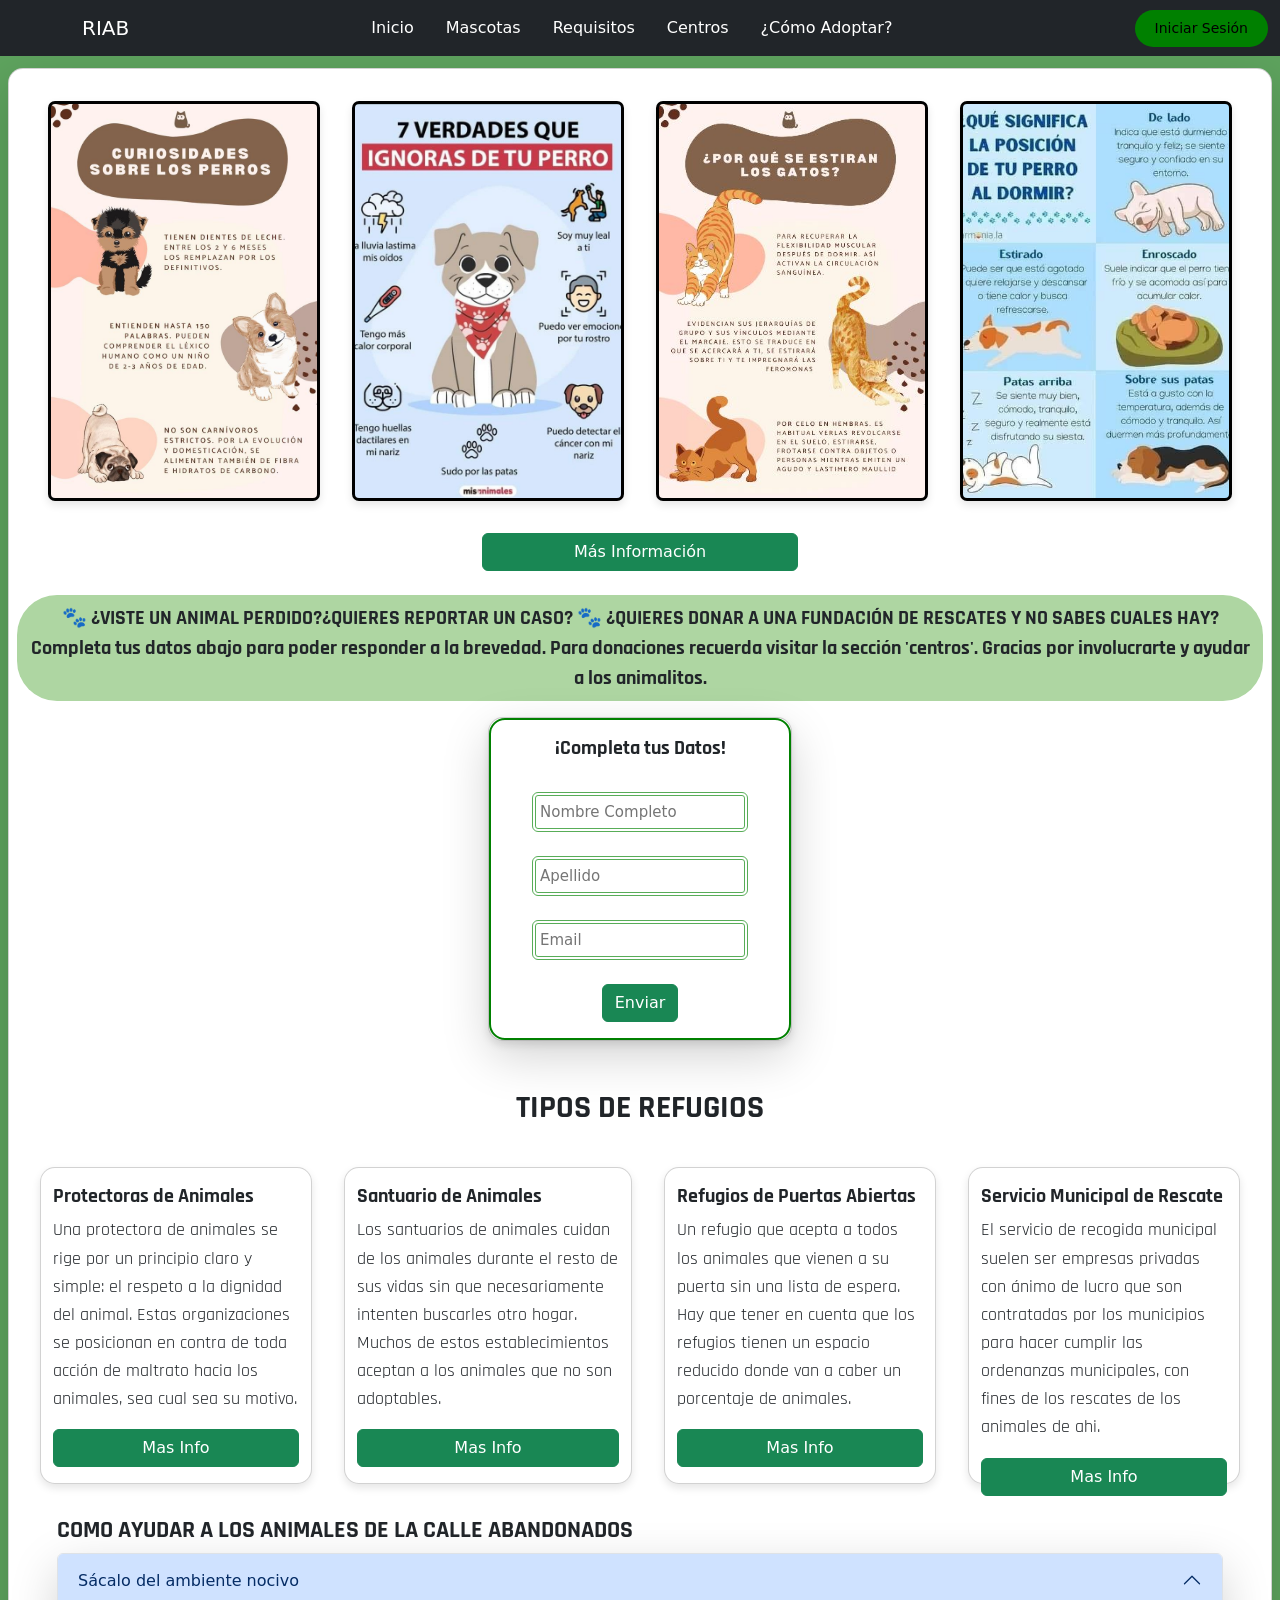
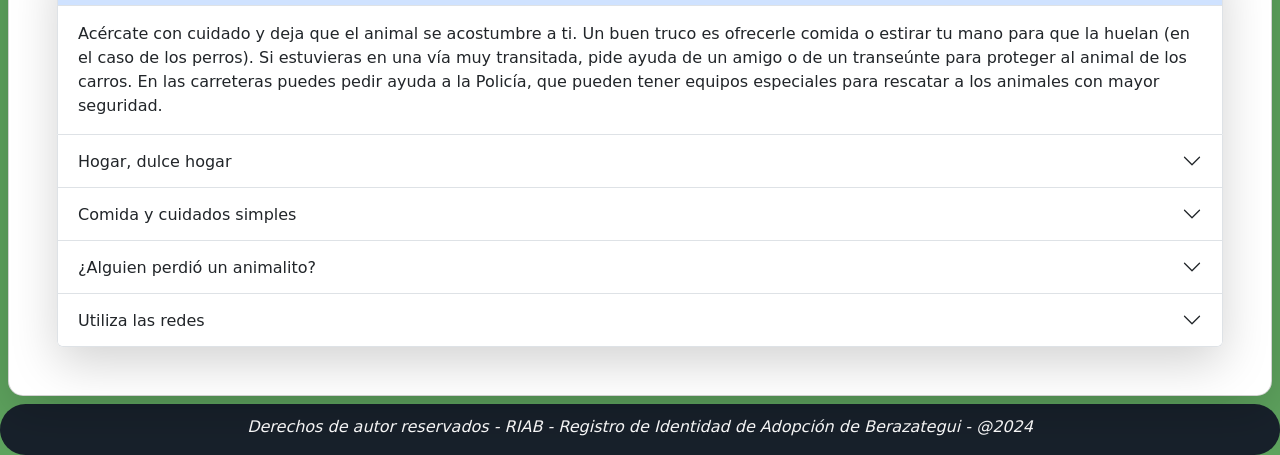
<file: index.html>
<!DOCTYPE html>
<html lang="en">
<head>
  <meta charset="UTF-8">
  <meta name="viewport" content="width=device-width, initial-scale=1.0">
  <title>RIAB</title>
  <link href="https://cdn.jsdelivr.net/npm/bootstrap@5.3.3/dist/css/bootstrap.min.css" rel="stylesheet" integrity="sha384-QWTKZyjpPEjISv5WaRU9OFeRpok6YctnYmDr5pNlyT2bRjXh0JMhjY6hW+ALEwIH" crossorigin="anonymous">
  <link rel="stylesheet" href="./src/client/stylesInicio/styles.css">
</head>
<body> 
  <header>
    <nav class="navbar bg-dark navbar-expand-lg fixed-top" data-bs-theme="dark">
        <div class="container-fluid"> 
          <a class="navbar-brand" style="margin-left: 70px;">RIAB</a>
          <button class="navbar-toggler custom-toggler" type="button" data-bs-toggle="offcanvas" data-bs-target="#offcanvasNavbar" aria-controls="offcanvasNavbar" aria-label="Toggle navigation">
            <span class="navbar-toggler-icon"></span>
          </button>
          <div class="offcanvas offcanvas-top" tabindex="-1" id="offcanvasNavbar" aria-labelledby="offcanvasNavbarLabel">
            <div class="offcanvas-header">
      
              <button type="button" class="btn-close" data-bs-dismiss="offcanvas" aria-label="Close"></button>
            </div>
            <div class="offcanvas-body text-center">
              <ul class="navbar-nav justify-content-center flex-grow-1 pe-3">
                <li class="nav-item">
                  <a class="nav-link mx-lg-2" aria-current="page" href="">Inicio</a>
                </li>
                <li class="nav-item">
                  <a class="nav-link mx-lg-2" href="./src/client/pages/mascotas.html">Mascotas</a>
                </li>
                <li class="nav-item">
                  <a class="nav-link mx-lg-2" href="./src/client/pages/requisitos.html">Requisitos</a>
                </li>
                <li class="nav-item">
                  <a class="nav-link mx-lg-2" href="./src/client/pages/centros.html">Centros</a>
                </li>
                <li class="nav-item"></li>
                  <a class="nav-link mx-lg-2" href="./src/client/pages/adoptar.html">¿Cómo Adoptar?</a>
                </li>
              </ul>
            </div>
          </div>
          <a href="./src/client/pages/login.html" class="login-button">Iniciar Sesión</a>
        </div>
      </nav>
  </header>
  
  
  <div class="card shadow-lg" id="principal">
    <div class="card-body">
      <div class="row justify-content-center">
        <div class="card m-3" style="width: 17em; border: 3px solid rgb(2, 2, 2);" id="c1"></div>
        <div class="card m-3" style="width: 17em; border: 3px solid black;" id="c2"></div>
        <div class="card m-3" style="width: 17em; border: 3px solid black;" id="c3"></div>
        <div class="card m-3" style="width: 17em; border: 3px solid black;" id="c4"></div>
      </div>
    </div>

    <button class="btn btn-success col-8 col-md-3 mx-auto mb-4" type="button" data-bs-toggle="offcanvas" data-bs-target="#offcanvasScrolling" aria-controls="offcanvasScrolling">Más Información</button>
    <aside>
      <div class="offcanvas offcanvas-start text-bg-dark" data-bs-scroll="true" data-bs-backdrop="false" tabindex="-1" id="offcanvasScrolling" aria-labelledby="offcanvasScrollingLabel">
      <div class="offcanvas-header">
        <h5 class="offcanvas-title" style="color: rgb(46, 218, 46);" id="offcanvasScrollingLabel">VISITAS AL CENTRO VETERINARIO</h5>
        <button type="button" class="btn-close" data-bs-dismiss="offcanvas" aria-label="Close"></button>
      </div>
      <div class="offcanvas-body">
        <p>En general tanto los gatos como los perros precisan ser desparasitados y vacunados periódicamente. El calendario y protocolo de vacunaciones y desparasitaciones lo establecerá su veterinario/a según la especie, edad, lugar donde resida y situación epidemiológica, entre otras.</p>
        <p>Como norma general se debe acudir al veterinario/a como mínimo una vez al año y siempre que usted detecte síntomas anormales o cambios en sus hábitos y comportamiento.</p>
        <p>En la sala de espera de la consulta atienda las indicaciones que reciba. En cualquier caso, evite dejar suelto al animal, y si es gato valore la posibilidad de que el trasportín esté cubierto por algún trozo de tela que le proporcione intimidad, colocándole alejado de perros u otros animales, y si es posible a cierta altura del suelo o sobre sus piernas si usted está sentado.</p>
      </div>
    </div>
    </aside>
  
    <section>
      <p class="p-2 mx-2" id="text">🐾 ¿VISTE UN ANIMAL PERDIDO?¿QUIERES REPORTAR UN CASO? 🐾 ¿QUIERES DONAR A UNA FUNDACIÓN DE RESCATES Y NO SABES CUALES HAY? <br> Completa tus datos abajo para poder responder a la brevedad. Para donaciones recuerda visitar la sección 'centros'. Gracias por involucrarte y ayudar a los animalitos.</p>
            <div class="card text-center" style="width: 19em; margin: 0 auto;">
              <div class="card-body shadow-lg rounded-4" style="border: 2px solid green;">
                <form action="">
                  <h5 class="card-title">¡Completa tus Datos!</h5> <br>
                  <input class="rounded-2" type="text" placeholder="Nombre Completo" required> <br><br>
                  <input class="rounded-2" type="text" placeholder="Apellido" required> <br><br>
                  <input class="rounded-2" type="email" placeholder="Email" required> <br><br>
                  <button class="btn btn-success">Enviar</button>
                </form> 
              </div>
            </div> <br><br>
    </section>
      
    <section>
      <h4 class="text-center fs-2">TIPOS DE REFUGIOS</h4>  
      <div class="card-body">
        <div class="row justify-content-center">
          <div class="card m-3" style="width: 17em; height: 316.984px;">
            <h5 class="pt-3">Protectoras de Animales</h5>
            <p class="pa">Una protectora de animales se rige por un principio claro y simple: el respeto a la dignidad del animal. Estas organizaciones se posicionan en contra de toda acción de maltrato hacia los animales, sea cual sea su motivo.</p>
            <div class="modal fade" id="modalProtectoras" aria-hidden="true" aria-labelledby="modalProtectorasLabel" tabindex="-1">
              <div class="modal-dialog modal-dialog-centered">
                <div class="modal-content bg-success">
                  <div class="modal-header">
                    <h1 class="modal-title fs-5" id="modalProtectorasLabel" style="color: white;">Protectoras de Animales</h1>
                    <button type="button" class="btn-close" data-bs-dismiss="modal" aria-label="Close"></button>
                  </div>
                  <div class="modal-body" style="color: white;">
                    Sólo emplean el sacrificio de los animales que acogen cuando éstos padecen una enfermedad terminal y cuando existe un peligro para la sociedad. Las protectoras de animales basan su actividad en acoger los diferentes animales que carecen de hogar. Las ayudas que reciben suelen ser de voluntarios que acogen temporalmente a los animales del albergue, generalmente los de corta edad. Existen diferentes modos de colaborar:
                    <ol>
                      <li>Haciéndose socios de la protectora.</li>
                      <li>Haciendo donativos económicos o bien materiales que sirvan de ayuda a los animales.</li>
                      <li>Colaborando en cualquier actividad (sacándoles a pasear, vacunarles, limpiarles, etc.).</li>
                      <li>Divulgando información.</li>
                      <li>Apadrinando los animales que se encuentran en la protectora.</li>
                    </ol>
                  </div>
                  <div class="modal-footer">
                    <button class="btn btn-dark" data-bs-target="#modalProtectoras" data-bs-toggle="modal">Cerrar</button>
                  </div>
                </div>
              </div>
            </div>
            <button class="btn btn-success mb-3" data-bs-target="#modalProtectoras" data-bs-toggle="modal">Mas Info</button>
          </div>
          <div class="card m-3" style="width: 18em; height: 316.984px;">
            <h5 class="pt-3">Santuario de Animales</h5>
            <p class="pa">Los santuarios de animales cuidan de los animales durante el resto de sus vidas sin que necesariamente intenten buscarles otro hogar. Muchos de estos establecimientos aceptan a los animales que no son adoptables.</p>
            <div class="modal fade" id="modalSantuarios" aria-hidden="true" aria-labelledby="modalSantuariosLabel" tabindex="-1">
              <div class="modal-dialog modal-dialog-centered">
                <div class="modal-content bg-success">
                  <div class="modal-header">
                    <h1 class="modal-title fs-5" id="modalSantuariosLabel" style="color: white;">Santuario de Animales</h1>
                    <button type="button" class="btn-close" data-bs-dismiss="modal" aria-label="Close"></button>
                  </div>
                  <div class="modal-body" style="color: white;">
                    Los santuarios de animales cuidan de los animales durante el resto de sus vidas sin que necesariamente intenten buscarles otro hogar. Muchos de estos establecimientos aceptan a los animales que no son adoptables, como los animales cimarrones (gatos indomesticables), salvajes, animales de los que se ha abusado y que requieren cuidados especiales o únicos o animales en un estado médico que hace su adopción como animal de compañía difícil y poco probable.
                  </div>
                  <div class="modal-footer">
                    <button class="btn btn-dark" data-bs-target="#modalSantuarios" data-bs-toggle="modal">Cerrar</button>
                  </div>
                </div>
              </div>
            </div>
            <button class="btn btn-success mb-3" data-bs-target="#modalSantuarios" data-bs-toggle="modal">Mas Info</button>
          </div>
          <div class="card m-3" style="width: 17em; height: 316.984px;">
            <h5 class="pt-3">Refugios de Puertas Abiertas</h5>
            <p class="pa">Un refugio que acepta a todos los animales que vienen a su puerta sin una lista de espera. Hay que tener en cuenta que los refugios tienen un espacio reducido donde van a caber un porcentaje de animales.</p>
            <div class="modal fade" id="modalPuertas" aria-hidden="true" aria-labelledby="modalPuertasLabel" tabindex="-1">
              <div class="modal-dialog modal-dialog-centered">
                <div class="modal-content bg-success">
                  <div class="modal-header">
                    <h1 class="modal-title fs-5" id="modalPuertasLabel" style="color: white;">Refugios de Puertas Abiertas</h1>
                    <button type="button" class="btn-close" data-bs-dismiss="modal" aria-label="Close"></button>
                  </div>
                  <div class="modal-body" style="color: white;">
                    Hay que ser siempre comprensivo con los problemas que esto acarrea, puesto que si algo gobierna el mundo de los refugios de animales, es la escasez de recursos.
                  </div>
                  <div class="modal-footer">
                    <button class="btn btn-dark" data-bs-target="#modalPuertas" data-bs-toggle="modal">Cerrar</button>
                  </div>
                </div>
              </div>
            </div>
            <button class="btn btn-success mb-3" data-bs-target="#modalPuertas" data-bs-toggle="modal">Mas Info</button>
          </div>
          <div class="card m-3" style="width: 17em; height: 316.984px;">
            <h5 class="pt-3">Servicio Municipal de Rescate</h5>
            <p class="pa">El servicio de recogida municipal suelen ser empresas privadas con ánimo de lucro que son contratadas por los municipios para hacer cumplir las ordenanzas municipales, con fines de los rescates de los animales de ahi.</p>
            <div class="modal fade" id="modalMunicipal" aria-hidden="true" aria-labelledby="modalMunicipalLabel" tabindex="-1">
              <div class="modal-dialog modal-dialog-centered">
                <div class="modal-content bg-success">
                  <div class="modal-header">
                    <h1 class="modal-title fs-5" id="modalMunicipalLabel" style="color: white;">Servicio Municipal de Rescate</h1>
                    <button type="button" class="btn-close" data-bs-dismiss="modal" aria-label="Close"></button>
                  </div>
                  <div class="modal-body" style="color: white;">
                    Ofrecen servicio de adopción, ya que si el perro o el gato que llega a sus instalaciones no es reclamado por su responsable legal dentro de 10 días, puede ser adoptado, o será sacrificado en cuanto llegue el tiempo máximo que marque la ley.
                  </div>
                  <div class="modal-footer">
                    <button class="btn btn-dark" data-bs-target="#modalMunicipal" data-bs-toggle="modal">Cerrar</button>
                  </div>
                </div>
              </div>
            </div>
            <button class="btn btn-success mb-3" data-bs-target="#modalMunicipal" data-bs-toggle="modal">Mas Info</button>
          </div>
        </div>
    </div>
    </section>

    <section class="mx-5">
      <h4>COMO AYUDAR A LOS ANIMALES DE LA CALLE ABANDONADOS</h4>
      <div class="accordion shadow-lg rounded-2" id="accordionExample">
        <div class="accordion-item">
          <h2 class="accordion-header">
            <button class="accordion-button" type="button" data-bs-toggle="collapse" data-bs-target="#collapseOne" aria-expanded="true" aria-controls="collapseOne">
              Sácalo del ambiente nocivo
            </button>
          </h2>
          <div id="collapseOne" class="accordion-collapse collapse show" data-bs-parent="#accordionExample">
            <div class="accordion-body">
              Acércate con cuidado y deja que el animal se acostumbre a ti. Un buen truco es ofrecerle comida o estirar tu mano para que la huelan (en el caso de los perros). Si estuvieras en una vía muy transitada, pide ayuda de un amigo o de un transeúnte para proteger al animal de los carros. En las carreteras puedes pedir ayuda a la Policía, que pueden tener equipos especiales para rescatar a los animales con mayor seguridad.
            </div>
          </div>
        </div>
        <div class="accordion-item">
          <h2 class="accordion-header">
            <button class="accordion-button collapsed" type="button" data-bs-toggle="collapse" data-bs-target="#collapseTwo" aria-expanded="false" aria-controls="collapseTwo">
              Hogar, dulce hogar
            </button>
          </h2>
          <div id="collapseTwo" class="accordion-collapse collapse" data-bs-parent="#accordionExample">
            <div class="accordion-body">
              La mejor opción es llevar al animal a tu casa. La mayoría de refugios y ONGs enfrentan sobrepoblación, falta de recursos, y difícilmente podrán cuidarlo tan bien como tú. Si no pudieras quedarte con el perro o el gato, habla con tu familia y amigos. Explícales que es temporal, solo hasta encontrarle un hogar definitivo, y que pueden compartir los gastos y hasta alternar hogares para el animal.
            </div>
          </div>
        </div>
        <div class="accordion-item">
          <h2 class="accordion-header">
            <button class="accordion-button collapsed" type="button" data-bs-toggle="collapse" data-bs-target="#collapseThree" aria-expanded="false" aria-controls="collapseThree">
              Comida y cuidados simples
            </button>
          </h2>
          <div id="collapseThree" class="accordion-collapse collapse" data-bs-parent="#accordionExample">
            <div class="accordion-body">
              Un hogar provisional no tiene que ser perfecto o espacioso. Basta tener un área de servicio o una esquina en el patio, en donde el animal pueda resguardarse del frío y del calor. Improvisa una cama con un cobertor o una sábana vieja. Lo ideal es darle alimento empacado. Si no tuvieses cómo comprarlo, puedes combinar temporalmente comidas caseras como arroz, pollo, papas o legumbres cocinadas. No utilices sal ni aceite. Para los gatos, dales carne en trozos pequeños, como pescado, pollo carne molida.
            </div>
          </div>
        </div>
        <div class="accordion-item">
          <h2 class="accordion-header">
            <button class="accordion-button collapsed" type="button" data-bs-toggle="collapse" data-bs-target="#collapseFour" aria-expanded="false" aria-controls="collapseFour">
              ¿Alguien perdió un animalito?
            </button>
          </h2>
          <div id="collapseFour" class="accordion-collapse collapse" data-bs-parent="#accordionExample">
            <div class="accordion-body">
              No todo animal en la calle fue abandonado, y es especialmente notorio cuando un animal está bien entrenado, bien alimentado o con collar. Asegúrate de que no está solo perdido. Conversa con los vecinos, pregunta en los comercios cercanos y pregunta por los dueños en redes sociales o en sitios especializados en Internet.
            </div>
          </div>
        </div>
        <div class="accordion-item">
          <h2 class="accordion-header">
            <button class="accordion-button collapsed" type="button" data-bs-toggle="collapse" data-bs-target="#collapseFive" aria-expanded="false" aria-controls="collapseFive">
              Utiliza las redes
            </button>
          </h2>
          <div id="collapseFive" class="accordion-collapse collapse" data-bs-parent="#accordionExample">
            <div class="accordion-body">
              Esta es la mejor manera para encontrar un dueño, antiguo o nuevo. Utiliza tu perfil en las redes sociales, sea Facebook, Twitter, Instagram o sitios de adopción de animales. ¡Lo importante es hacerte escuchar!  

              Tómale una foto, cuenta cómo encontraste al animal y brinda detalles de su personalidad. ¿Es muy dócil? ¿Juguetón? ¿Le gusta que le acaricien el cuello, o detrás de las orejas? Esto ayuda a que las personas creen un vínculo emocional con el animalito y quieran adoptarlo. Detalla también su tamaño y edad aproximada, y no olvides de poner público el álbum de fotos, para que sea fácil de compartir, de etiquetar a amigos, divulgar en páginas, etc.
            </div>
          </div>
        </div>
      </div>
    </section> <br><br>
  </div>

  <footer>
    <p class="" style="margin-top: 10px;"><em>Derechos de autor reservados - RIAB - Registro de Identidad de Adopción de Berazategui - @2024</em></p>
  </footer>
  <script src="https://cdn.jsdelivr.net/npm/bootstrap@5.3.3/dist/js/bootstrap.bundle.min.js" integrity="sha384-YvpcrYf0tY3lHB60NNkmXc5s9fDVZLESaAA55NDzOxhy9GkcIdslK1eN7N6jIeHz" crossorigin="anonymous"></script>
</body>
</html>
</file>
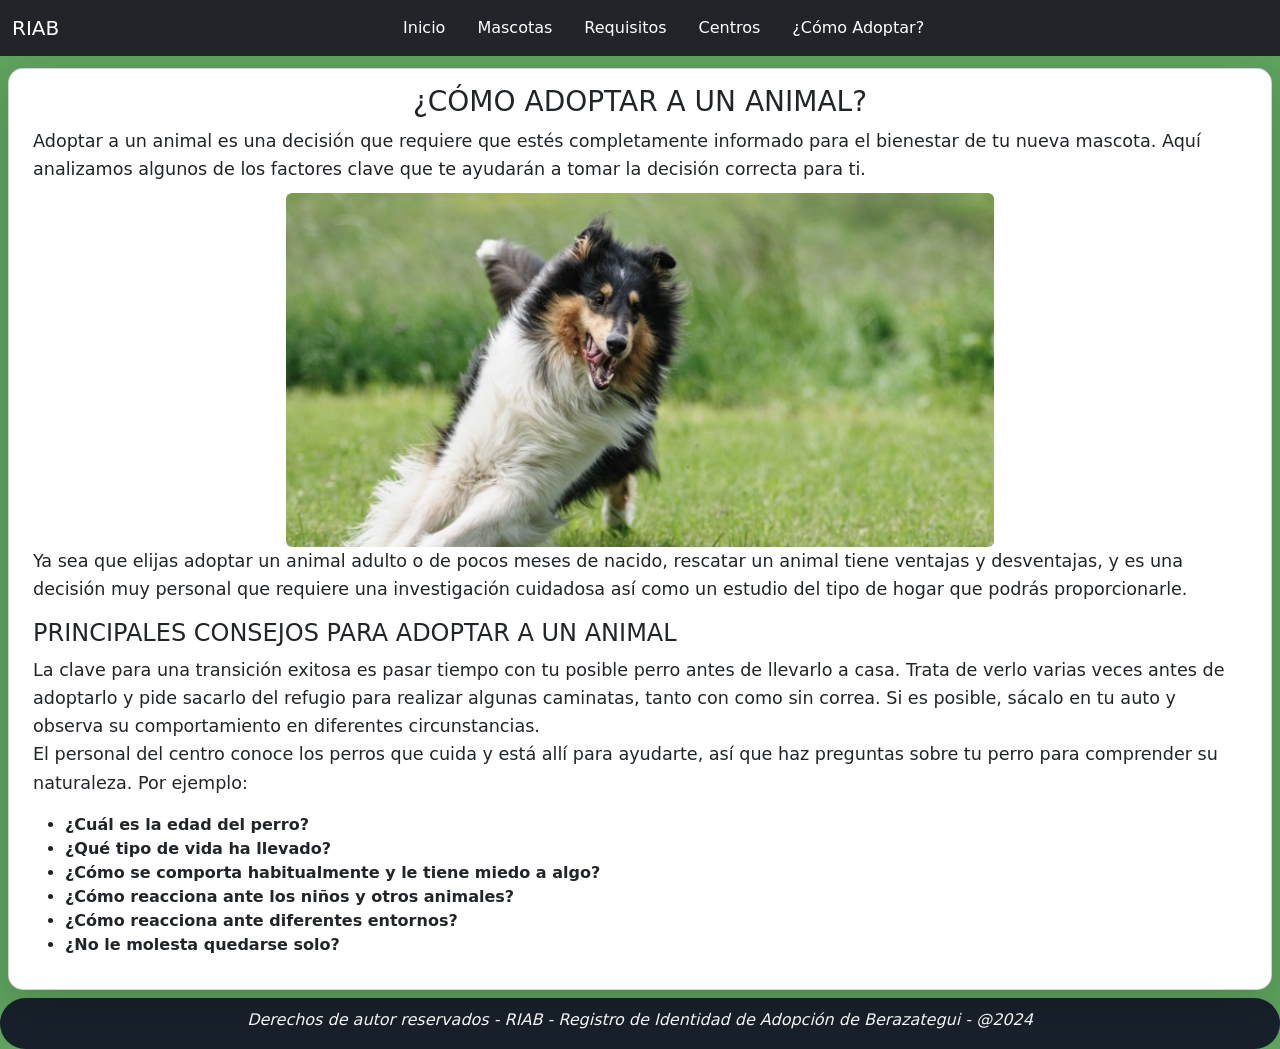
<file: src/client/pages/adoptar.html>
<!DOCTYPE html>
<html lang="en">
<head>
    <meta charset="UTF-8">
    <meta name="viewport" content="width=device-width, initial-scale=1.0">
    <title>RIAB</title>
    <link href="https://cdn.jsdelivr.net/npm/bootstrap@5.3.3/dist/css/bootstrap.min.css" rel="stylesheet" integrity="sha384-QWTKZyjpPEjISv5WaRU9OFeRpok6YctnYmDr5pNlyT2bRjXh0JMhjY6hW+ALEwIH" crossorigin="anonymous">
    <link rel="stylesheet" href="../stylesMascotas/style.css">
</head>
<body>
    <header>
        <nav class="navbar bg-dark navbar-expand-lg fixed-top text-center" data-bs-theme="dark">
            <div class="container-fluid"> 
              <a class="navbar-brand">RIAB</a>
              <button class="navbar-toggler custom-toggler" type="button" data-bs-toggle="offcanvas" data-bs-target="#offcanvasNavbar" aria-controls="offcanvasNavbar" aria-label="Toggle navigation">
                <span class="navbar-toggler-icon"></span>
              </button>
              <div class="offcanvas offcanvas-top" tabindex="-1" id="offcanvasNavbar" aria-labelledby="offcanvasNavbarLabel">
                <div class="offcanvas-header">
          
                  <button type="button" class="btn-close" data-bs-dismiss="offcanvas" aria-label="Close"></button>
                </div>
                <div class="offcanvas-body text-center">
                  <ul class="navbar-nav justify-content-center flex-grow-1 pe-3">
                    <li class="nav-item">
                        <a class="nav-link mx-lg-2" aria-current="page" href="../../../index.html">Inicio</a>
                    </li>
                    <li class="nav-item">
                      <a class="nav-link mx-lg-2" href="mascotas.html">Mascotas</a>
                    </li>
                    <li class="nav-item">
                      <a class="nav-link mx-lg-2" href="requisitos.html">Requisitos</a>
                    </li>
                    <li class="nav-item">
                      <a class="nav-link mx-lg-2" href="centros.html">Centros</a>
                    </li>
                    <li class="nav-item"></li>
                      <a class="nav-link mx-lg-2" href="adoptar.html">¿Cómo Adoptar?</a>
                    </li>
                  </ul>
                </div>
              </div>
            </div>
          </nav>
    </header>
    
    <main class="card shadow-lg" id="principal">
      <div class="card-body">
        <h3 class="text-center">¿CÓMO ADOPTAR A UN ANIMAL?</h3>
        <div class="m-2">
          <p style="margin-bottom: 10px;">Adoptar a un animal es una decisión que requiere que estés completamente informado para el bienestar de tu nueva mascota. Aquí analizamos algunos de los factores clave que te ayudarán a tomar la decisión correcta para ti.</p>
          <div class="text-center">
            <img class="rounded-2 col-12 col-md-7" src="../img/perrohiperactivo.png">
          </div>
          <p>Ya sea que elijas adoptar un animal adulto o de pocos meses de nacido, rescatar un animal tiene ventajas y desventajas, y es una decisión muy personal que requiere una investigación cuidadosa así como un estudio del tipo de hogar que podrás proporcionarle.</p>
          <h4>PRINCIPALES CONSEJOS PARA ADOPTAR A UN ANIMAL</h4>
          <p>La clave para una transición exitosa es pasar tiempo con tu posible perro antes de llevarlo a casa. Trata de verlo varias veces antes de adoptarlo y pide sacarlo del refugio para realizar algunas caminatas, tanto con como sin correa. Si es posible, sácalo en tu auto y observa su comportamiento en diferentes circunstancias. <br>
            El personal del centro conoce los perros que cuida y está allí para ayudarte, así que haz preguntas sobre tu perro para comprender su naturaleza. Por ejemplo:</p>
            <ul>
              <li><b>¿Cuál es la edad del perro?</b></li>
              <li><b>¿Qué tipo de vida ha llevado?</b></li>
              <li><b>¿Cómo se comporta habitualmente y le tiene miedo a algo?</b></li>
              <li><b>¿Cómo reacciona ante los niños y otros animales?</b></li>
              <li><b>¿Cómo reacciona ante diferentes entornos?</b></li>
              <li><b>¿No le molesta quedarse solo?</b></li>
            </ul>
        </div>
      </div>
    </main>

    <footer>
      <p style="margin-top: 10px;"><em>Derechos de autor reservados - RIAB - Registro de Identidad de Adopción de Berazategui - @2024</em></p>
    </footer>
</body>
<script src="https://cdn.jsdelivr.net/npm/bootstrap@5.3.3/dist/js/bootstrap.bundle.min.js" integrity="sha384-YvpcrYf0tY3lHB60NNkmXc5s9fDVZLESaAA55NDzOxhy9GkcIdslK1eN7N6jIeHz" crossorigin="anonymous"></script>
</html>
</file>
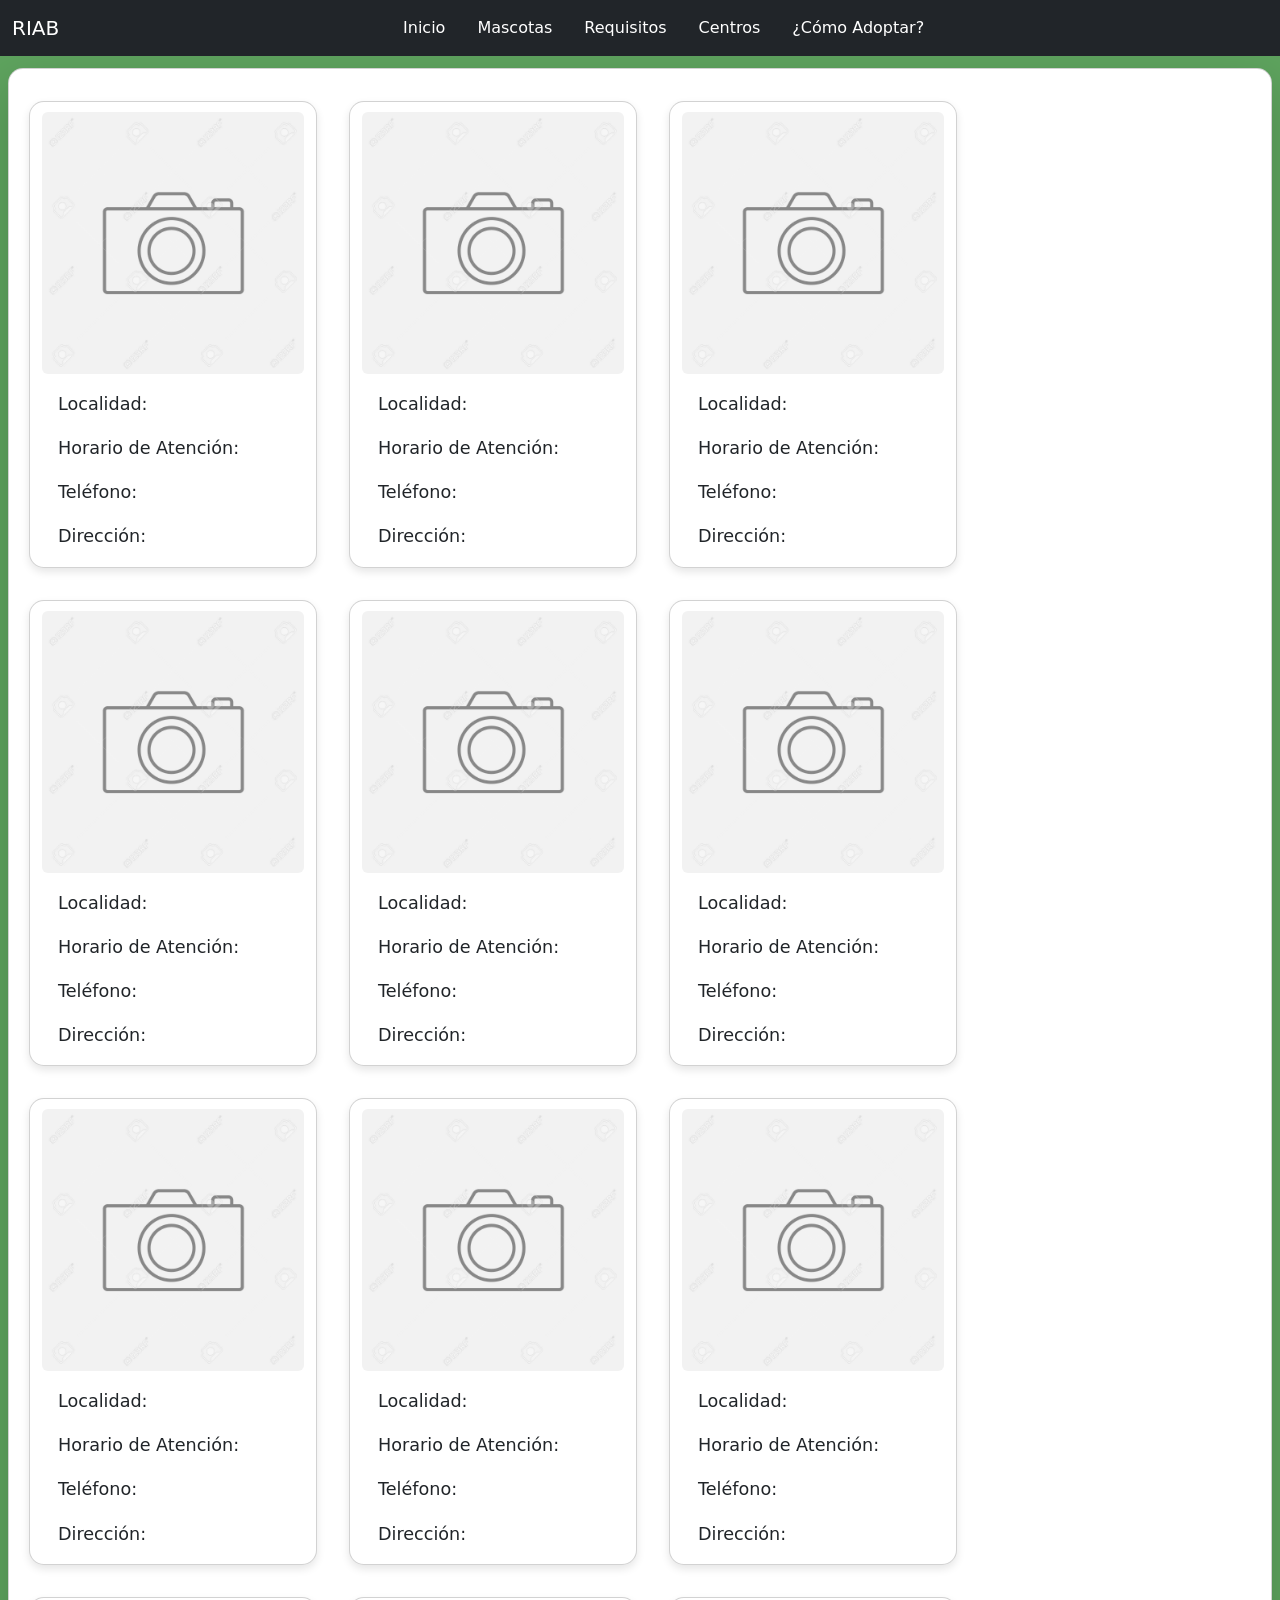
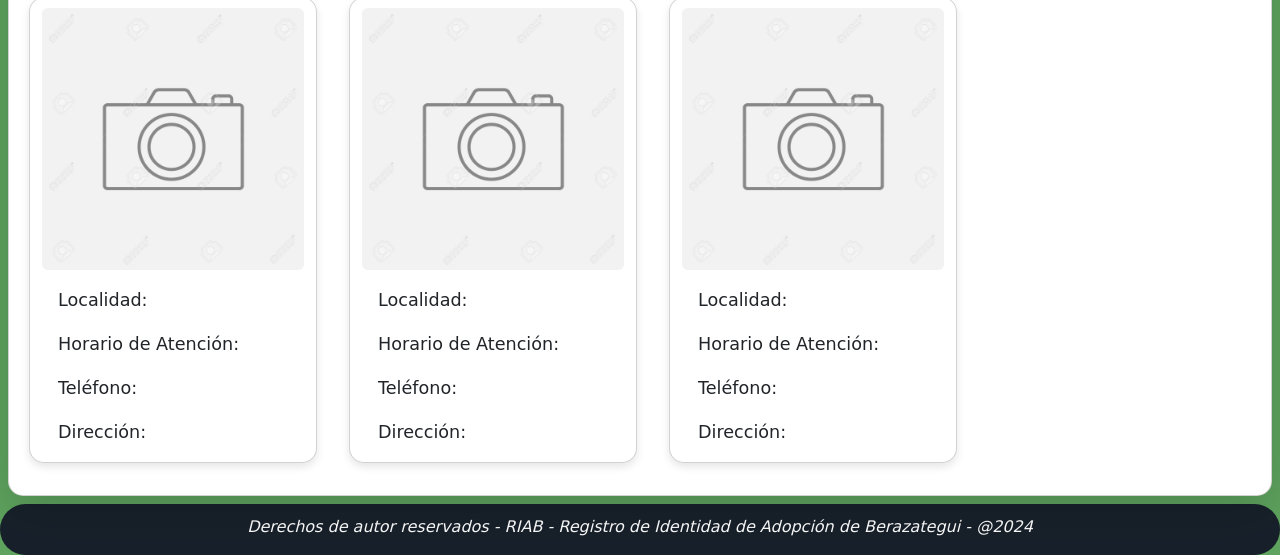
<file: src/client/pages/centros.html>
<!DOCTYPE html>
<html lang="en">
<head>
    <meta charset="UTF-8">
    <meta name="viewport" content="width=device-width, initial-scale=1.0">
    <title>RIAB</title>
    <link href="https://cdn.jsdelivr.net/npm/bootstrap@5.3.3/dist/css/bootstrap.min.css" rel="stylesheet" integrity="sha384-QWTKZyjpPEjISv5WaRU9OFeRpok6YctnYmDr5pNlyT2bRjXh0JMhjY6hW+ALEwIH" crossorigin="anonymous">
    <link rel="stylesheet" href="../stylesMascotas/style.css">
</head>
<body>
    <header>
        <nav class="navbar bg-dark navbar-expand-lg fixed-top text-center" data-bs-theme="dark">
            <div class="container-fluid"> 
              <a class="navbar-brand">RIAB</a>
              <button class="navbar-toggler custom-toggler" type="button" data-bs-toggle="offcanvas" data-bs-target="#offcanvasNavbar" aria-controls="offcanvasNavbar" aria-label="Toggle navigation">
                <span class="navbar-toggler-icon"></span>
              </button>
              <div class="offcanvas offcanvas-top" tabindex="-1" id="offcanvasNavbar" aria-labelledby="offcanvasNavbarLabel">
                <div class="offcanvas-header">
          
                  <button type="button" class="btn-close" data-bs-dismiss="offcanvas" aria-label="Close"></button>
                </div>
                <div class="offcanvas-body text-center">
                  <ul class="navbar-nav justify-content-center flex-grow-1 pe-3">
                    <li class="nav-item">
                        <a class="nav-link mx-lg-2" aria-current="page" href="../../../index.html">Inicio</a>
                    </li>
                    <li class="nav-item">
                      <a class="nav-link mx-lg-2" href="mascotas.html">Mascotas</a>
                    </li>
                    <li class="nav-item">
                      <a class="nav-link mx-lg-2" href="requisitos.html">Requisitos</a>
                    </li>
                    <li class="nav-item">
                      <a class="nav-link mx-lg-2" href="centros.html">Centros</a>
                    </li>
                    <li class="nav-item"></li>
                      <a class="nav-link mx-lg-2" href="adoptar.html">¿Cómo Adoptar?</a>
                    </li>
                  </ul>
                </div>
              </div>
            </div>
          </nav>
    </header>

    <main class="card shadow-lg" id="principal">
        <div class="card-body"> 
          <section id="cartasCentros" class="row justify-content-center justify-content-md-start">
            <div class="card m-3" style="width: 18em;">
              <img src="../img/sinfondo.jpg" class="card-img-top rounded-2" style="width: 100%; margin-top: 10px;">
              <div class="card-body">
                  <p class="card-text" >Localidad: </p>
                  <p class="card-text">Horario de Atención: </p>
                  <p class="">Teléfono:</p>
                  <p class="card-text">Dirección: </p>
              </div>
            </div>
            <div class="card m-3" style="width: 18em;">
              <img src="../img/sinfondo.jpg" class="card-img-top rounded-2" style="width: 100%; margin-top: 10px;">
              <div class="card-body">
                  <p class="card-text" >Localidad: </p>
                  <p class="card-text">Horario de Atención: </p>
                  <p class="">Teléfono:</p>
                  <p class="card-text">Dirección: </p>
              </div>
            </div>
            <div class="card m-3" style="width: 18em;">
              <img src="../img/sinfondo.jpg" class="card-img-top rounded-2" style="width: 100%; margin-top: 10px;">
              <div class="card-body">
                  <p class="card-text" >Localidad: </p>
                  <p class="card-text">Horario de Atención: </p>
                  <p class="">Teléfono:</p>
                  <p class="card-text">Dirección: </p>
              </div>
            </div>
            <div class="card m-3" style="width: 18em;">
              <img src="../img/sinfondo.jpg" class="card-img-top rounded-2" style="width: 100%; margin-top: 10px;">
              <div class="card-body">
                  <p class="card-text" >Localidad: </p>
                  <p class="card-text">Horario de Atención: </p>
                  <p class="">Teléfono:</p>
                  <p class="card-text">Dirección: </p>
              </div>
            </div>
            <div class="card m-3" style="width: 18em;">
              <img src="../img/sinfondo.jpg" class="card-img-top rounded-2" style="width: 100%; margin-top: 10px;">
              <div class="card-body">
                  <p class="card-text" >Localidad: </p>
                  <p class="card-text">Horario de Atención: </p>
                  <p class="">Teléfono:</p>
                  <p class="card-text">Dirección: </p>
              </div>
            </div>
            <div class="card m-3" style="width: 18em;">
              <img src="../img/sinfondo.jpg" class="card-img-top rounded-2" style="width: 100%; margin-top: 10px;">
              <div class="card-body">
                  <p class="card-text" >Localidad: </p>
                  <p class="card-text">Horario de Atención: </p>
                  <p class="">Teléfono:</p>
                  <p class="card-text">Dirección: </p>
              </div>
            </div>
            <div class="card m-3" style="width: 18em;">
              <img src="../img/sinfondo.jpg" class="card-img-top rounded-2" style="width: 100%; margin-top: 10px;">
              <div class="card-body">
                  <p class="card-text" >Localidad: </p>
                  <p class="card-text">Horario de Atención: </p>
                  <p class="">Teléfono:</p>
                  <p class="card-text">Dirección: </p>
              </div>
            </div>
            <div class="card m-3" style="width: 18em;">
              <img src="../img/sinfondo.jpg" class="card-img-top rounded-2" style="width: 100%; margin-top: 10px;">
              <div class="card-body">
                  <p class="card-text" >Localidad: </p>
                  <p class="card-text">Horario de Atención: </p>
                  <p class="">Teléfono:</p>
                  <p class="card-text">Dirección: </p>
              </div>
            </div>
            <div class="card m-3" style="width: 18em;">
              <img src="../img/sinfondo.jpg" class="card-img-top rounded-2" style="width: 100%; margin-top: 10px;">
              <div class="card-body">
                  <p class="card-text" >Localidad: </p>
                  <p class="card-text">Horario de Atención: </p>
                  <p class="">Teléfono:</p>
                  <p class="card-text">Dirección: </p>
              </div>
            </div>
            <div class="card m-3" style="width: 18em;">
              <img src="../img/sinfondo.jpg" class="card-img-top rounded-2" style="width: 100%; margin-top: 10px;">
              <div class="card-body">
                  <p class="card-text" >Localidad: </p>
                  <p class="card-text">Horario de Atención: </p>
                  <p class="">Teléfono:</p>
                  <p class="card-text">Dirección: </p>
              </div>
            </div>
            <div class="card m-3" style="width: 18em;">
              <img src="../img/sinfondo.jpg" class="card-img-top rounded-2" style="width: 100%; margin-top: 10px;">
              <div class="card-body">
                  <p class="card-text" >Localidad: </p>
                  <p class="card-text">Horario de Atención: </p>
                  <p class="">Teléfono:</p>
                  <p class="card-text">Dirección: </p>
              </div>
            </div>
            <div class="card m-3" style="width: 18em;">
              <img src="../img/sinfondo.jpg" class="card-img-top rounded-2" style="width: 100%; margin-top: 10px;">
              <div class="card-body">
                  <p class="card-text" >Localidad: </p>
                  <p class="card-text">Horario de Atención: </p>
                  <p class="">Teléfono:</p>
                  <p class="card-text">Dirección: </p>
              </div>
            </div>
          </section>
        </div>
    </main>

    <footer>
      <p class="" style="margin-top: 10px;"><em>Derechos de autor reservados - RIAB - Registro de Identidad de Adopción de Berazategui - @2024</em></p>
    </footer>
</body>
<script src="https://cdn.jsdelivr.net/npm/bootstrap@5.3.3/dist/js/bootstrap.bundle.min.js" integrity="sha384-YvpcrYf0tY3lHB60NNkmXc5s9fDVZLESaAA55NDzOxhy9GkcIdslK1eN7N6jIeHz" crossorigin="anonymous"></script>
</html>
</file>
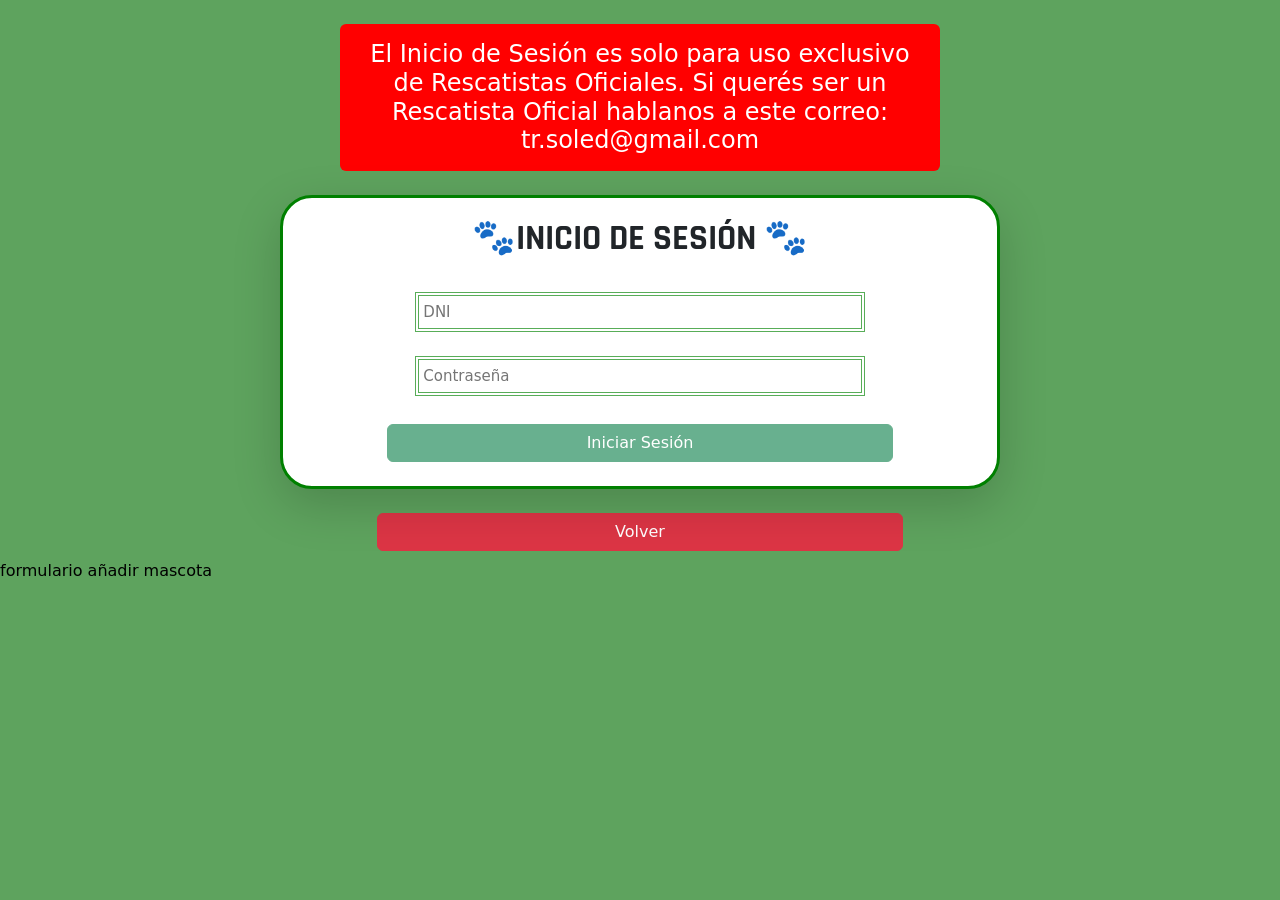
<file: src/client/pages/login.html>
<!DOCTYPE html>
<html lang="en">
<head>
    <meta charset="UTF-8">
    <meta name="viewport" content="width=device-width, initial-scale=1.0">
    <title>RIAB</title>
    <link href="https://cdn.jsdelivr.net/npm/bootstrap@5.3.3/dist/css/bootstrap.min.css" rel="stylesheet" integrity="sha384-QWTKZyjpPEjISv5WaRU9OFeRpok6YctnYmDr5pNlyT2bRjXh0JMhjY6hW+ALEwIH" crossorigin="anonymous">
    <link rel="stylesheet" href="../styleLogin/style.css">
</head>
<body>
  <main id="principal">
    <div class="card-body text-center row ">
      <div class="text-center my-3">
        <h4 class="rounded-2 p-3 mx-auto" style="max-width: 600px;">
            El Inicio de Sesión es solo para uso exclusivo de Rescatistas Oficiales. Si querés ser un Rescatista Oficial hablanos a este correo: tr.soled@gmail.com
        </h4>
      </div>    
      <div class="card p-1 mx-auto rounded-5 shadow-lg col-7 col-md-10 " style="width: 45em; border: 3px solid green;" id="form1">
          <div class="card-body">
            <form id="form-login">
              <h3>🐾INICIO DE SESIÓN 🐾</h3> <br>
              <input type="text" placeholder="DNI" class="col-8" name="dni" id="dni"  required> <br><br>
              <input type="password" id="passw" name="passw" placeholder="Contraseña" class="col-8"  required> <br><br>
        
              <button type="submit" class="btn btn-success m-1 col-9 text-center" disabled>Iniciar Sesión</button>
                <!-- <p class="error esconder" style="display: none;">Error al iniciar sesión, problemas con el servidor.</p> -->
            </form>
          </div> 
        </div> <br><br>
    </div>
    <br>
    <div class="text-center"> 
      <a href="../../../index.html" class="btn btn-danger col-5">Volver</a>
    </div>
  </main>

  <a href="../soloRescatistas/añadirMascotas.html" style="color: black;">formulario añadir mascota</a> <!--  BOTON AUXILIAR(LUEGO BORRAR. ATTE: MICA :D) -->

  <script src="../scripts/login.js"></script>
  <script src="https://cdn.jsdelivr.net/npm/bootstrap@5.3.3/dist/js/bootstrap.bundle.min.js" integrity="sha384-YvpcrYf0tY3lHB60NNkmXc5s9fDVZLESaAA55NDzOxhy9GkcIdslK1eN7N6jIeHz" crossorigin="anonymous"></script>

</body>
</html>
</file>
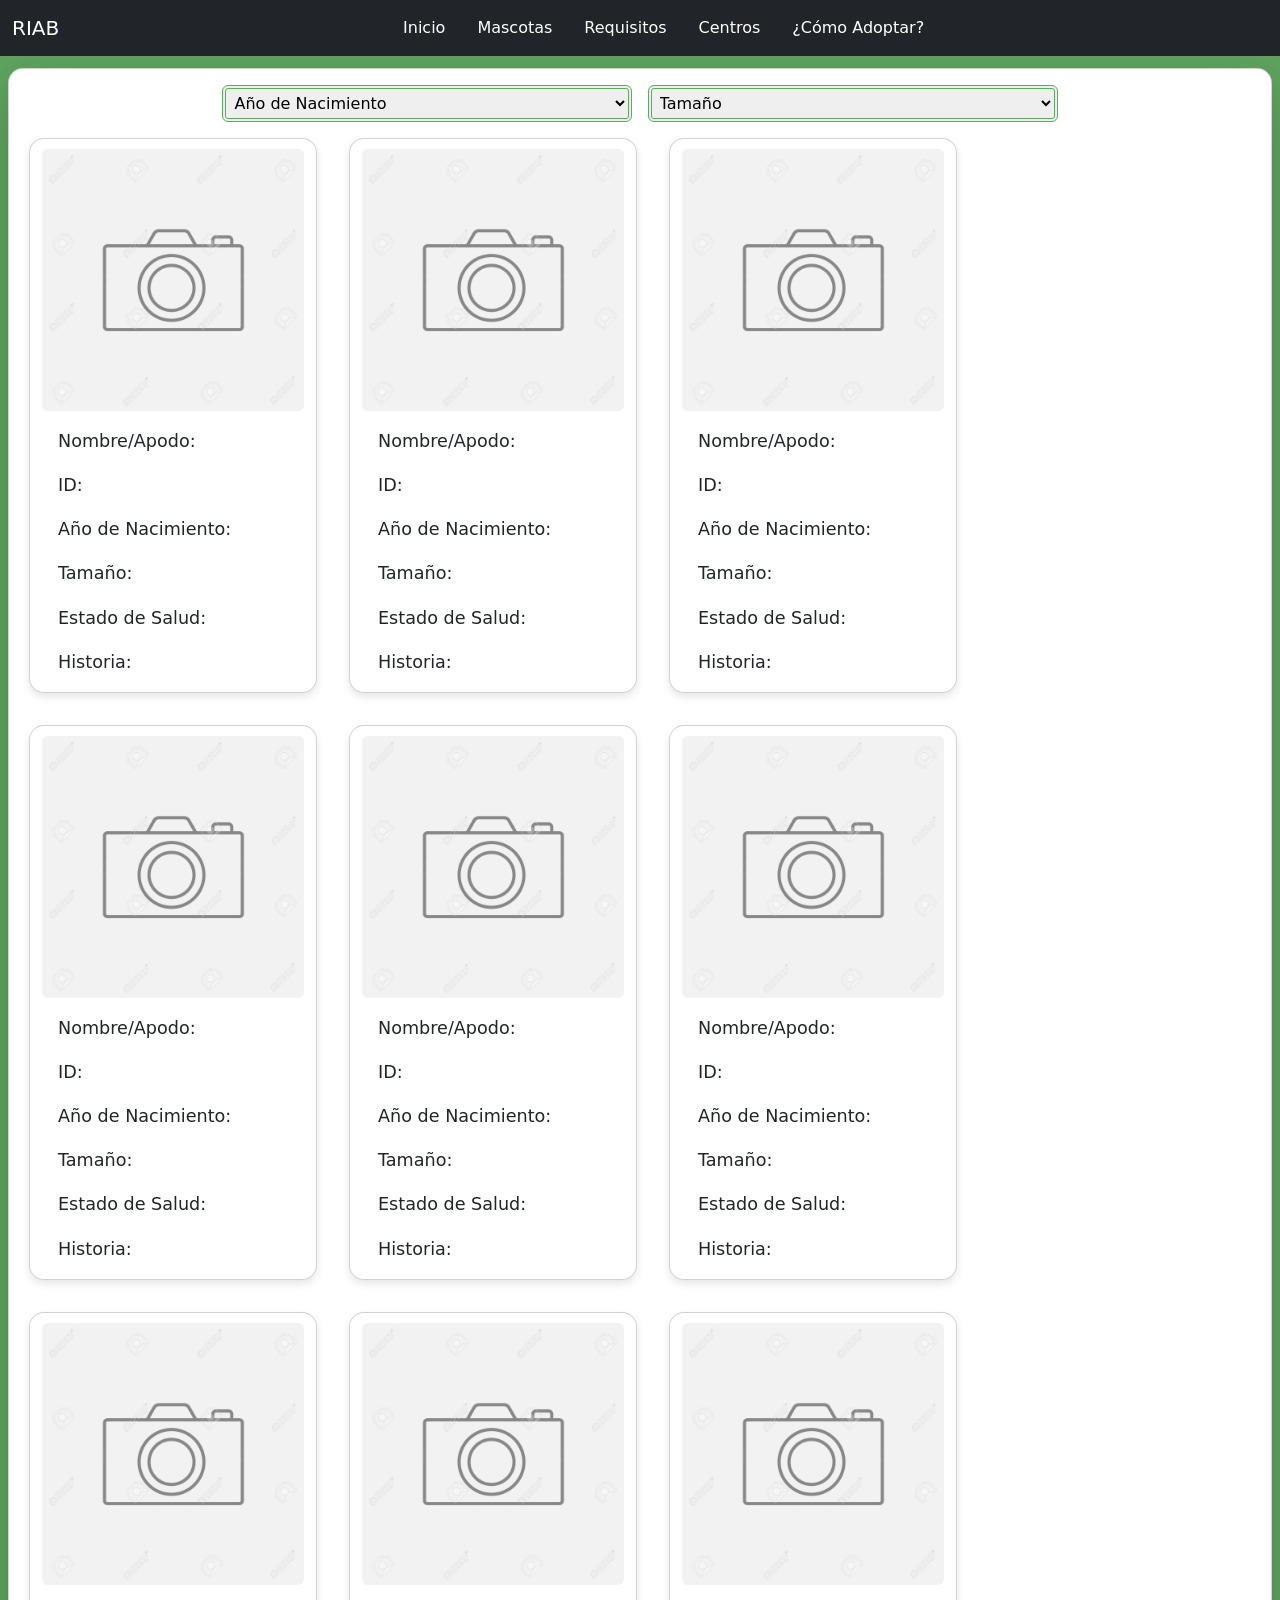
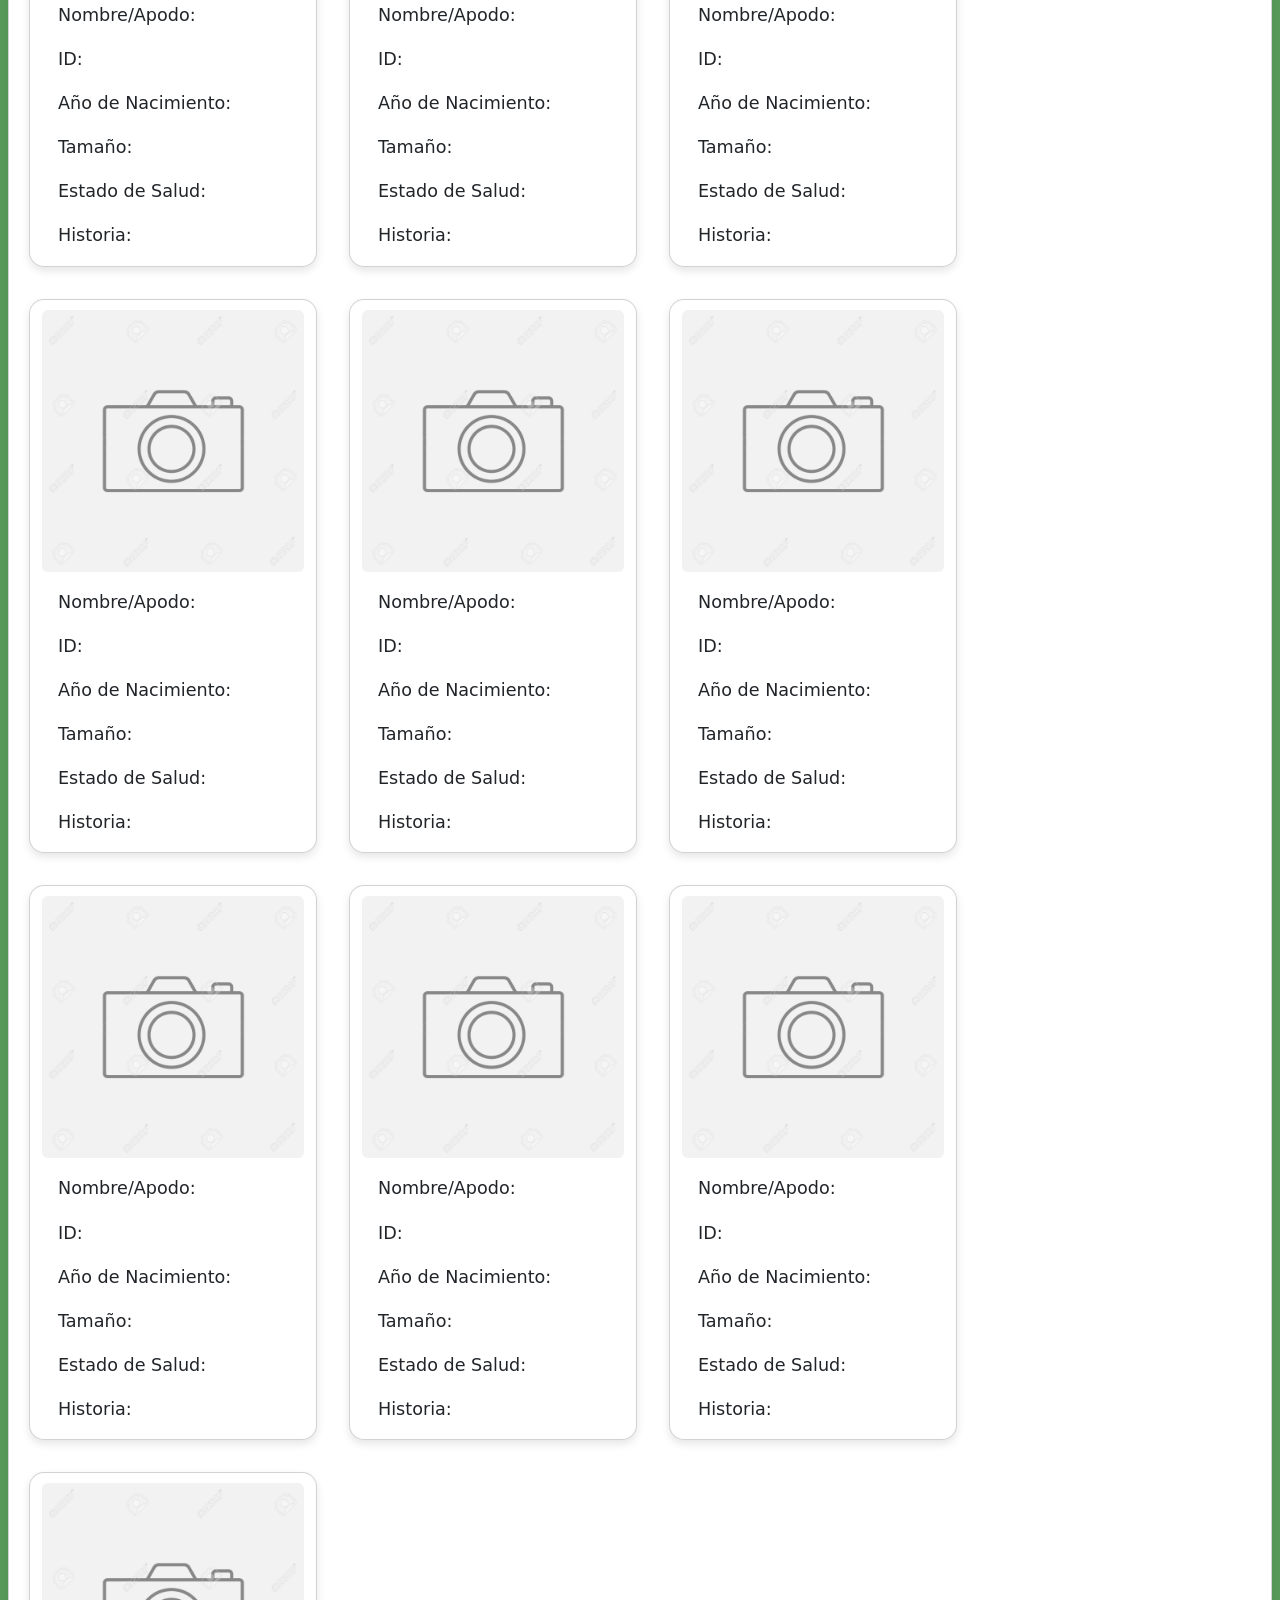
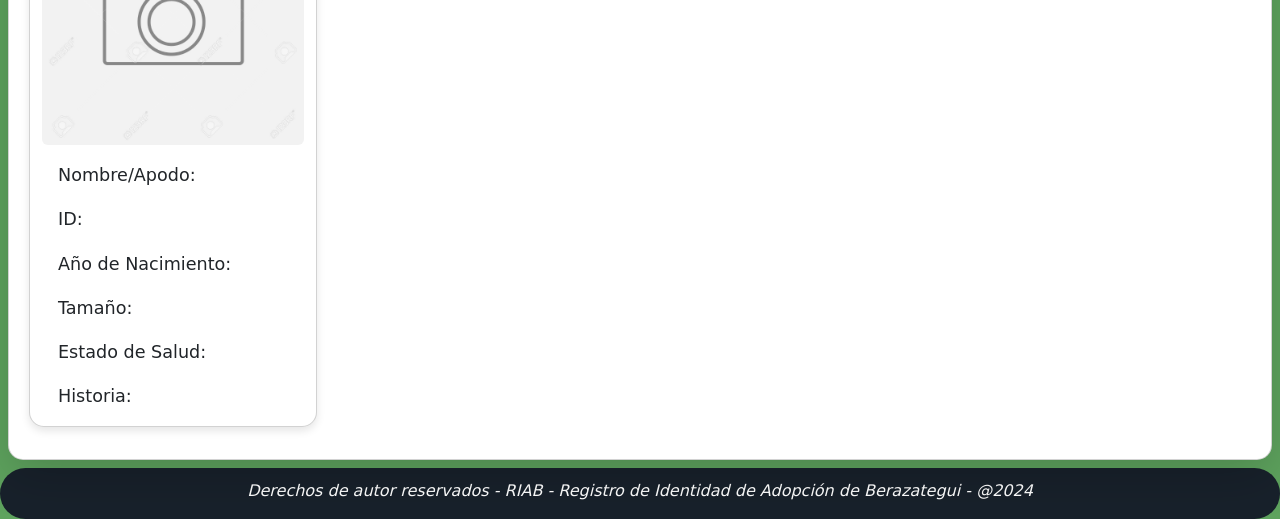
<file: src/client/pages/mascotas.html>
<!DOCTYPE html>
<html lang="en">
<head>
    <meta charset="UTF-8">
    <meta name="viewport" content="width=device-width, initial-scale=1.0">
    <title>RIAB</title>
    <link href="https://cdn.jsdelivr.net/npm/bootstrap@5.3.3/dist/css/bootstrap.min.css" rel="stylesheet" integrity="sha384-QWTKZyjpPEjISv5WaRU9OFeRpok6YctnYmDr5pNlyT2bRjXh0JMhjY6hW+ALEwIH" crossorigin="anonymous">
    <link rel="stylesheet" href="../stylesMascotas/style.css">
</head>
<body>
    <header>
        <nav class="navbar bg-dark navbar-expand-lg fixed-top text-center" data-bs-theme="dark">
            <div class="container-fluid"> 
              <a class="navbar-brand">RIAB</a>
              <button class="navbar-toggler custom-toggler" type="button" data-bs-toggle="offcanvas" data-bs-target="#offcanvasNavbar" aria-controls="offcanvasNavbar" aria-label="Toggle navigation">
                <span class="navbar-toggler-icon"></span>
              </button>
              <div class="offcanvas offcanvas-top" tabindex="-1" id="offcanvasNavbar" aria-labelledby="offcanvasNavbarLabel">
                <div class="offcanvas-header">
          
                  <button type="button" class="btn-close" data-bs-dismiss="offcanvas" aria-label="Close"></button>
                </div>
                <div class="offcanvas-body text-center">
                  <ul class="navbar-nav justify-content-center flex-grow-1 pe-3">
                    <li class="nav-item">
                        <a class="nav-link mx-lg-2" aria-current="page" href="../../../index.html">Inicio</a>
                    </li>
                    <li class="nav-item">
                      <a class="nav-link mx-lg-2" href="mascotas.html">Mascotas</a>
                    </li>
                    <li class="nav-item">
                      <a class="nav-link mx-lg-2" href="requisitos.html">Requisitos</a>
                    </li>
                    <li class="nav-item">
                      <a class="nav-link mx-lg-2" href="centros.html">Centros</a>
                    </li>
                    <li class="nav-item"></li>
                      <a class="nav-link mx-lg-2" href="adoptar.html">¿Cómo Adoptar?</a>
                    </li>
                  </ul>
                </div>
              </div>
            </div>
          </nav>
    </header>

    <main class="card shadow-lg" id="principal">
        <div class="card-body text-center">
            <section id="seleccion">
                <select name="Año de Nacimiento" id="lang" class="col-4 rounded-2" required style="margin-right: 10px;"> 
                <option><p>Año de Nacimiento</p></option>
                <option value="1">2005</option>
                <option value="2">2006</option>
                <option value="3">2007</option>
                <option value="4">2008</option>
                <option value="5">2009</option>
                <option value="6">2010</option>
                <option value="7">2011</option>
                <option value="8">2012</option>
                <option value="9">2013</option>
                <option value="10">2014</option>
                <option value="11">2015</option>
                <option value="12">2016</option>
                <option value="13">2017</option>
                <option value="14">2018</option>
                <option value="15">2019</option>
                <option value="16">2020</option>
                <option value="17">2021</option>
                <option value="18">2022</option>
                <option value="19">2023</option>
                <option value="20">2024</option>
            </select>
            <select name="Tamaño" id="lang" class="col-4 rounded-2" required> 
                <option><p>Tamaño</p></option>
                <option value="peque">Pequeño</option>
                <option value="mediano">Mediano</option>
                <option value="grande">Grande</option>
            </select>
            </section>
                
            <section id="cartasMascotas" class="row justify-content-center justify-content-md-start">
                <div class="card m-3" style="width: 18em;">
                    <img src="../img/sinfondo.jpg" class="card-img-top rounded-2" style="width: 100%; margin-top: 10px;">
                    <div class="card-body">
                        <p class="card-text" >Nombre/Apodo: </p>
                        <p class="card-text">ID: </p>
                        <p class="card-text">Año de Nacimiento: </p>
                        <p class="card-text">Tamaño: </p>
                        <p class="card-text">Estado de Salud: </p>
                        <p class="card-text">Historia: </p>
                    </div>
                </div>
                <div class="card m-3" style="width: 18em;">
                    <img src="../img/sinfondo.jpg" class="card-img-top rounded-2" style="width: 100%; margin-top: 10px;">
                    <div class="card-body">
                        <p class="card-text" >Nombre/Apodo: </p>
                        <p class="card-text">ID: </p>
                        <p class="card-text">Año de Nacimiento: </p>
                        <p class="card-text">Tamaño: </p>
                        <p class="card-text">Estado de Salud: </p>
                        <p class="card-text">Historia: </p>
                    </div>
                </div>
                <div class="card m-3" style="width: 18em;">
                    <img src="../img/sinfondo.jpg" class="card-img-top rounded-2" style="width: 100%; margin-top: 10px;">
                    <div class="card-body">
                        <p class="card-text" >Nombre/Apodo: </p>
                        <p class="card-text">ID: </p>
                        <p class="card-text">Año de Nacimiento: </p>
                        <p class="card-text">Tamaño: </p>
                        <p class="card-text">Estado de Salud: </p>
                        <p class="card-text">Historia: </p>
                    </div>
                </div>
                <div class="card m-3" style="width: 18em;">
                    <img src="../img/sinfondo.jpg" class="card-img-top rounded-2" style="width: 100%; margin-top: 10px;">
                    <div class="card-body">
                        <p class="card-text" >Nombre/Apodo: </p>
                        <p class="card-text">ID: </p>
                        <p class="card-text">Año de Nacimiento: </p>
                        <p class="card-text">Tamaño: </p>
                        <p class="card-text">Estado de Salud: </p>
                        <p class="card-text">Historia: </p>
                    </div>
                </div>
                <div class="card m-3" style="width: 18em;">
                    <img src="../img/sinfondo.jpg" class="card-img-top rounded-2" style="width: 100%; margin-top: 10px;">
                    <div class="card-body">
                        <p class="card-text" >Nombre/Apodo: </p>
                        <p class="card-text">ID: </p>
                        <p class="card-text">Año de Nacimiento: </p>
                        <p class="card-text">Tamaño: </p>
                        <p class="card-text">Estado de Salud: </p>
                        <p class="card-text">Historia: </p>
                    </div>
                </div>
                <div class="card m-3" style="width: 18em;">
                    <img src="../img/sinfondo.jpg" class="card-img-top rounded-2" style="width: 100%; margin-top: 10px;">
                    <div class="card-body">
                        <p class="card-text" >Nombre/Apodo: </p>
                        <p class="card-text">ID: </p>
                        <p class="card-text">Año de Nacimiento: </p>
                        <p class="card-text">Tamaño: </p>
                        <p class="card-text">Estado de Salud: </p>
                        <p class="card-text">Historia: </p>
                    </div>
                </div>
                <div class="card m-3" style="width: 18em;">
                    <img src="../img/sinfondo.jpg" class="card-img-top rounded-2" style="width: 100%; margin-top: 10px;">
                    <div class="card-body">
                        <p class="card-text" >Nombre/Apodo: </p>
                        <p class="card-text">ID: </p>
                        <p class="card-text">Año de Nacimiento: </p>
                        <p class="card-text">Tamaño: </p>
                        <p class="card-text">Estado de Salud: </p>
                        <p class="card-text">Historia: </p>
                    </div>
                </div>
                <div class="card m-3" style="width: 18em;">
                    <img src="../img/sinfondo.jpg" class="card-img-top rounded-2" style="width: 100%; margin-top: 10px;">
                    <div class="card-body">
                        <p class="card-text" >Nombre/Apodo: </p>
                        <p class="card-text">ID: </p>
                        <p class="card-text">Año de Nacimiento: </p>
                        <p class="card-text">Tamaño: </p>
                        <p class="card-text">Estado de Salud: </p>
                        <p class="card-text">Historia: </p>
                    </div>
                </div>
                <div class="card m-3" style="width: 18em;">
                    <img src="../img/sinfondo.jpg" class="card-img-top rounded-2" style="width: 100%; margin-top: 10px;">
                    <div class="card-body">
                        <p class="card-text" >Nombre/Apodo: </p>
                        <p class="card-text">ID: </p>
                        <p class="card-text">Año de Nacimiento: </p>
                        <p class="card-text">Tamaño: </p>
                        <p class="card-text">Estado de Salud: </p>
                        <p class="card-text">Historia: </p>
                    </div>
                </div>
                <div class="card m-3" style="width: 18em;">
                    <img src="../img/sinfondo.jpg" class="card-img-top rounded-2" style="width: 100%; margin-top: 10px;">
                    <div class="card-body">
                        <p class="card-text" >Nombre/Apodo: </p>
                        <p class="card-text">ID: </p>
                        <p class="card-text">Año de Nacimiento: </p>
                        <p class="card-text">Tamaño: </p>
                        <p class="card-text">Estado de Salud: </p>
                        <p class="card-text">Historia: </p>
                    </div>
                </div>
                <div class="card m-3" style="width: 18em;">
                    <img src="../img/sinfondo.jpg" class="card-img-top rounded-2" style="width: 100%; margin-top: 10px;">
                    <div class="card-body">
                        <p class="card-text" >Nombre/Apodo: </p>
                        <p class="card-text">ID: </p>
                        <p class="card-text">Año de Nacimiento: </p>
                        <p class="card-text">Tamaño: </p>
                        <p class="card-text">Estado de Salud: </p>
                        <p class="card-text">Historia: </p>
                    </div>
                </div>
                <div class="card m-3" style="width: 18em;">
                    <img src="../img/sinfondo.jpg" class="card-img-top rounded-2" style="width: 100%; margin-top: 10px;">
                    <div class="card-body">
                        <p class="card-text" >Nombre/Apodo: </p>
                        <p class="card-text">ID: </p>
                        <p class="card-text">Año de Nacimiento: </p>
                        <p class="card-text">Tamaño: </p>
                        <p class="card-text">Estado de Salud: </p>
                        <p class="card-text">Historia: </p>
                    </div>
                </div>
                <div class="card m-3" style="width: 18em;">
                    <img src="../img/sinfondo.jpg" class="card-img-top rounded-2" style="width: 100%; margin-top: 10px;">
                    <div class="card-body">
                        <p class="card-text" >Nombre/Apodo: </p>
                        <p class="card-text">ID: </p>
                        <p class="card-text">Año de Nacimiento: </p>
                        <p class="card-text">Tamaño: </p>
                        <p class="card-text">Estado de Salud: </p>
                        <p class="card-text">Historia: </p>
                    </div>
                </div>
                <div class="card m-3" style="width: 18em;">
                    <img src="../img/sinfondo.jpg" class="card-img-top rounded-2" style="width: 100%; margin-top: 10px;">
                    <div class="card-body">
                        <p class="card-text" >Nombre/Apodo: </p>
                        <p class="card-text">ID: </p>
                        <p class="card-text">Año de Nacimiento: </p>
                        <p class="card-text">Tamaño: </p>
                        <p class="card-text">Estado de Salud: </p>
                        <p class="card-text">Historia: </p>
                    </div>
                </div>
                <div class="card m-3" style="width: 18em;">
                    <img src="../img/sinfondo.jpg" class="card-img-top rounded-2" style="width: 100%; margin-top: 10px;">
                    <div class="card-body">
                        <p class="card-text" >Nombre/Apodo: </p>
                        <p class="card-text">ID: </p>
                        <p class="card-text">Año de Nacimiento: </p>
                        <p class="card-text">Tamaño: </p>
                        <p class="card-text">Estado de Salud: </p>
                        <p class="card-text">Historia: </p>
                    </div>
                </div>
                <div class="card m-3" style="width: 18em;">
                    <img src="../img/sinfondo.jpg" class="card-img-top rounded-2" style="width: 100%; margin-top: 10px;">
                    <div class="card-body">
                        <p class="card-text" >Nombre/Apodo: </p>
                        <p class="card-text">ID: </p>
                        <p class="card-text">Año de Nacimiento: </p>
                        <p class="card-text">Tamaño: </p>
                        <p class="card-text">Estado de Salud: </p>
                        <p class="card-text">Historia: </p>
                    </div>
                </div>
                </section>
            </div>
    </main>

    <footer>
        <p class="" style="margin-top: 10px;"><em>Derechos de autor reservados - RIAB - Registro de Identidad de Adopción de Berazategui - @2024</em></p>
    </footer>
</body>
<script src="https://cdn.jsdelivr.net/npm/bootstrap@5.3.3/dist/js/bootstrap.bundle.min.js" integrity="sha384-YvpcrYf0tY3lHB60NNkmXc5s9fDVZLESaAA55NDzOxhy9GkcIdslK1eN7N6jIeHz" crossorigin="anonymous"></script>
</html>
</file>
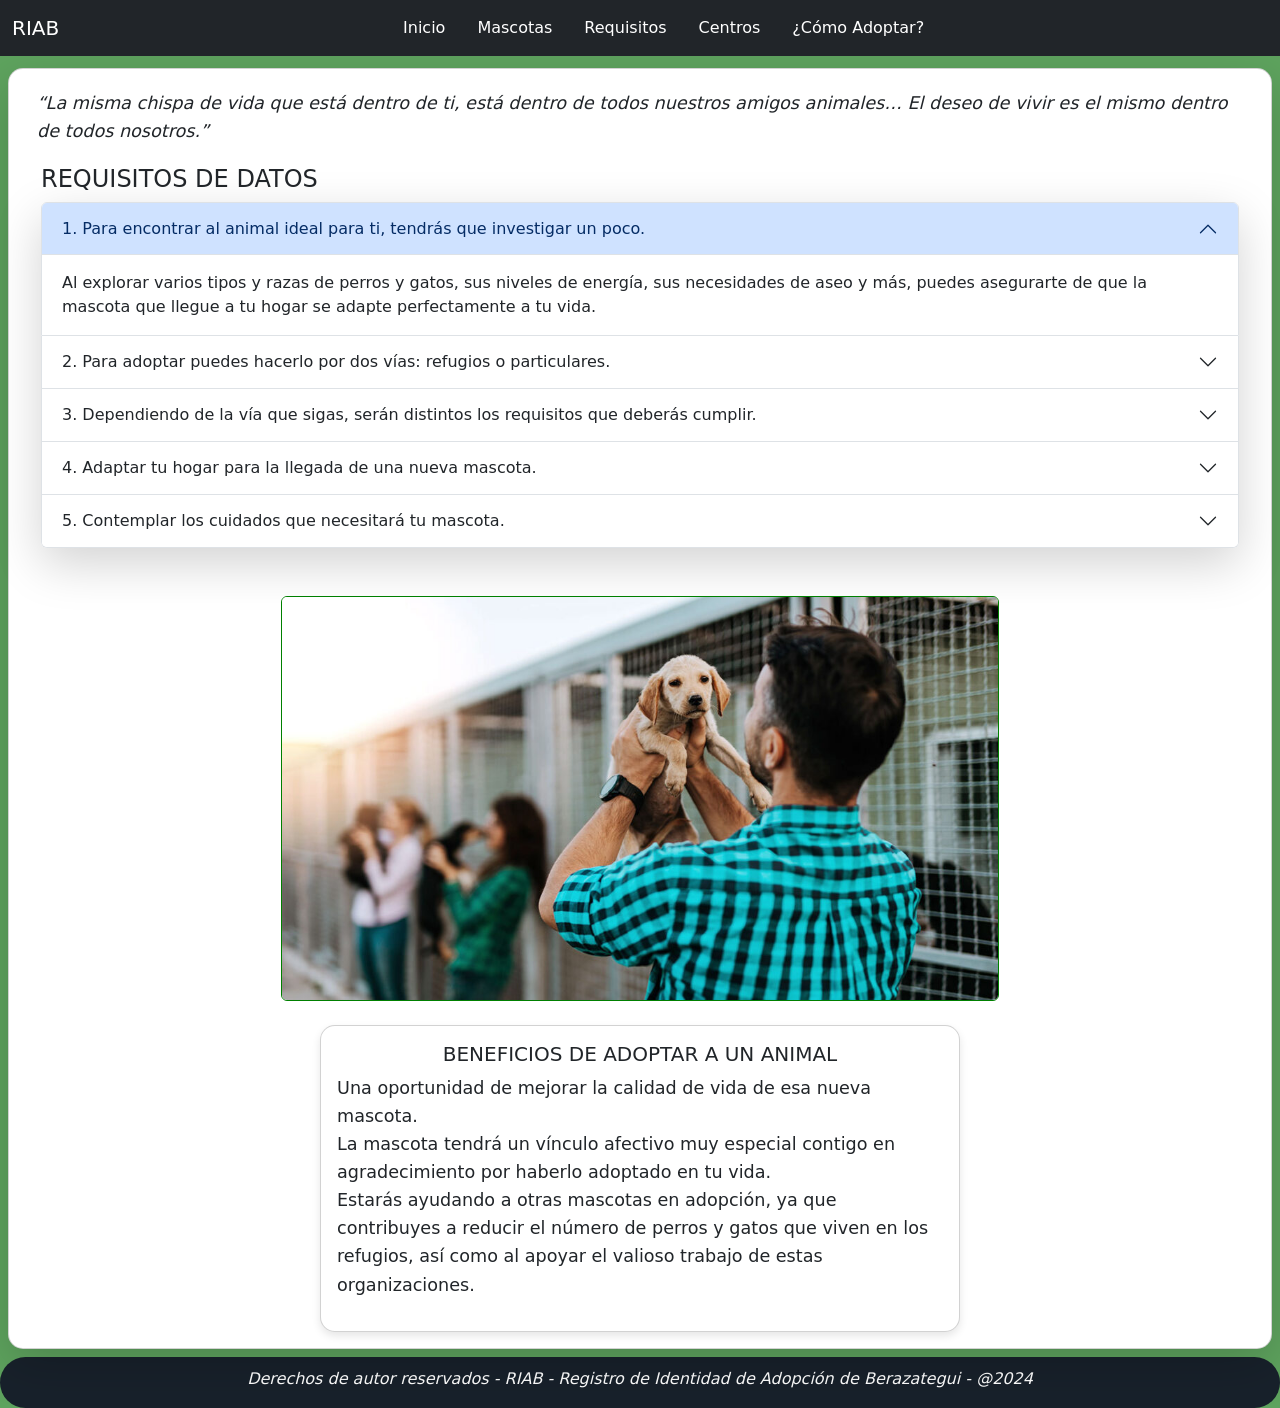
<file: src/client/pages/requisitos.html>
<!DOCTYPE html>
<html lang="en">
<head>
    <meta charset="UTF-8">
    <meta name="viewport" content="width=device-width, initial-scale=1.0">
    <title>RIAB</title>
    <link href="https://cdn.jsdelivr.net/npm/bootstrap@5.3.3/dist/css/bootstrap.min.css" rel="stylesheet" integrity="sha384-QWTKZyjpPEjISv5WaRU9OFeRpok6YctnYmDr5pNlyT2bRjXh0JMhjY6hW+ALEwIH" crossorigin="anonymous">
    <link rel="stylesheet" href="../stylesMascotas/style.css">
</head>
<body>
    <header>
        <nav class="navbar bg-dark navbar-expand-lg fixed-top text-center" data-bs-theme="dark">
            <div class="container-fluid"> 
              <a class="navbar-brand">RIAB</a>
              <button class="navbar-toggler custom-toggler" type="button" data-bs-toggle="offcanvas" data-bs-target="#offcanvasNavbar" aria-controls="offcanvasNavbar" aria-label="Toggle navigation">
                <span class="navbar-toggler-icon"></span>
              </button>
              <div class="offcanvas offcanvas-top" tabindex="-1" id="offcanvasNavbar" aria-labelledby="offcanvasNavbarLabel">
                <div class="offcanvas-header">
          
                  <button type="button" class="btn-close" data-bs-dismiss="offcanvas" aria-label="Close"></button>
                </div>
                <div class="offcanvas-body text-center">
                  <ul class="navbar-nav justify-content-center flex-grow-1 pe-3">
                    <li class="nav-item">
                        <a class="nav-link mx-lg-2" aria-current="page" href="../../../index.html">Inicio</a>
                    </li>
                    <li class="nav-item">
                      <a class="nav-link mx-lg-2" href="mascotas.html">Mascotas</a>
                    </li>
                    <li class="nav-item">
                      <a class="nav-link mx-lg-2" href="requisitos.html">Requisitos</a>
                    </li>
                    <li class="nav-item">
                      <a class="nav-link mx-lg-2" href="centros.html">Centros</a>
                    </li>
                    <li class="nav-item"></li>
                      <a class="nav-link mx-lg-2" href="adoptar.html">¿Cómo Adoptar?</a>
                    </li>
                  </ul>
                </div>
              </div>
            </div>
          </nav>
    </header>

    <main class="card shadow-lg" id="principal">
        <div class="card-body">
          <section>
            <p class="p-1 mx-2" id="text"><em>“La misma chispa de vida que está dentro de ti, está dentro de todos nuestros amigos animales… El deseo de vivir es el mismo dentro de todos nosotros.”</em></p>
          </section>
          <section class="mx-3">
            <h4>REQUISITOS DE DATOS</h4>
            <div class="accordion shadow-lg rounded-2" id="accordionExample">
              <div class="accordion-item">
                <h2 class="accordion-header">
                  <button class="accordion-button" type="button" data-bs-toggle="collapse" data-bs-target="#collapseOne" aria-expanded="true" aria-controls="collapseOne">
                    1. Para encontrar al animal ideal para ti, tendrás que investigar un poco.
                  </button>
                </h2>
                <div id="collapseOne" class="accordion-collapse collapse show" data-bs-parent="#accordionExample">
                  <div class="accordion-body">
                    Al explorar varios tipos y razas de perros y gatos, sus niveles de energía, sus necesidades de aseo y más, puedes asegurarte de que la mascota que llegue a tu hogar se adapte perfectamente a tu vida.
                  </div>
                </div>
              </div>
              <div class="accordion-item">
                <h2 class="accordion-header">
                  <button class="accordion-button collapsed" type="button" data-bs-toggle="collapse" data-bs-target="#collapseTwo" aria-expanded="false" aria-controls="collapseTwo">
                    2. Para adoptar puedes hacerlo por dos vías: refugios o particulares.
                  </button>
                </h2>
                <div id="collapseTwo" class="accordion-collapse collapse" data-bs-parent="#accordionExample">
                  <div class="accordion-body">
                    Los refugios albergan animales para su cuidado, esperando que éstos encuentren un nuevo hogar que los adopte. También puedes buscar a través de particulares como amigos, familiares o veterinarias, ya sea por contacto directo o también por medio de publicaciones en redes sociales o páginas web.
                  </div>
                </div>
              </div>
              <div class="accordion-item">
                <h2 class="accordion-header">
                  <button class="accordion-button collapsed" type="button" data-bs-toggle="collapse" data-bs-target="#collapseThree" aria-expanded="false" aria-controls="collapseThree">
                    3. Dependiendo de la vía que sigas, serán distintos los requisitos que deberás cumplir.
                  </button>
                </h2>
                <div id="collapseThree" class="accordion-collapse collapse" data-bs-parent="#accordionExample">
                  <div class="accordion-body">
                    Mientras que con un particular pueden existir menores requisitos para obtener una mascota en adopción (tal vez por la cercanía), en un refugio este proceso es más estricto. En cada albergue cuentan con protocolos diferentes para cuidar a los animales y asegurarse de que quien está interesado en adoptarlos, sea alguien adecuado. Este puede ser un proceso que incluya: <br>
                    <ul>
                      <li>Solicitarte que llenes una solicitud con tus datos personales y motivos de adopción,</li>
                      <li>Ofrecerte visitar al animal en el refugio un par de veces antes de adoptarlo</li>
                      <li>Pedirte que les dejes conocer tu hogar, es decir, la que será la nueva casa del perro o gato</li>
                    </ul>
                  </div>
                </div>
              </div>
              <div class="accordion-item">
                <h2 class="accordion-header">
                  <button class="accordion-button collapsed" type="button" data-bs-toggle="collapse" data-bs-target="#collapseFour" aria-expanded="false" aria-controls="collapseFour">
                    4. Adaptar tu hogar para la llegada de una nueva mascota.
                  </button>
                </h2>
                <div id="collapseFour" class="accordion-collapse collapse" data-bs-parent="#accordionExample">
                  <div class="accordion-body">
                    Una vez que te informaste sobre el tipo de mascota que llevarás a casa y, si tuviste la oportunidad de conocerlo por un tiempo, deberás prepararte para adaptar tu casa de acuerdo a las características de tu nueva mascota. Por ejemplo, si es un cachorro muy activo, deberás tener espacio, accesorios y tiempo para dedicarle y evitar que muerda todo; en el caso de llevar a un gato a casa, es importante contar con un rascador para mantenerlo activo, feliz y evitar que rasguñe tus muebles. También es indispensable habilitar un espacio específico para el descanso de tu mascota con una cama, además de recipientes para sus alimentos y, en el caso de los gatos, un arenero para que pueda hacer sus necesidades fisiológicas
                  </div>
                </div>
              </div>
              <div class="accordion-item">
                <h2 class="accordion-header">
                  <button class="accordion-button collapsed" type="button" data-bs-toggle="collapse" data-bs-target="#collapseFive" aria-expanded="false" aria-controls="collapseFive">
                    5. Contemplar los cuidados que necesitará tu mascota.
                  </button>
                </h2>
                <div id="collapseFive" class="accordion-collapse collapse" data-bs-parent="#accordionExample">
                  <div class="accordion-body">
                    Iniciar el proceso de adopción y adquirir una mascota es sólo el primer paso, después seguirán años de grata compañía que requieren de cuidados básicos como atención médica y visitas veterinarias, alimentación adecuada, adiestramiento, juegos, caricias; además de posibles viajes, regalos ocasionales y eso sí, ¡muchas alegrías!

                    Toma muy en cuenta que los refugios hacen muy bien su trabajo de cuidar a los animales rescatados, y es probable que muchos les den seguimiento aun cuando ya estén colocados en una nueva casa. Podrás recibir llamadas, correos o incluso visitas por parte de ellos.
                  </div>
                </div>
              </div>
            </div> <br><br>
          </section>
          <div class="text-center">
            <img class="rounded-2 col-12 col-md-7" src="../img/perrito.jpg" style="border: 1px solid green;">
          </div> <br>
          <div class="card mx-auto col-12 col-md-7" style="max-width: 40em;" id="beneficios">
            <div class="card-body">
              <h5 class="text-center">BENEFICIOS DE ADOPTAR A UN ANIMAL</h5>
              <p>
                Una oportunidad de mejorar la calidad de vida de esa nueva mascota. <br>
                La mascota tendrá un vínculo afectivo muy especial contigo en agradecimiento por haberlo adoptado en tu vida. <br>
                Estarás ayudando a otras mascotas en adopción, ya que contribuyes a reducir el número de perros y gatos que viven en los refugios, así como al apoyar el valioso trabajo de estas organizaciones.
              </p>
            </div>
          </div>
    </main>

    <footer>
        <p class="" style="margin-top: 10px;"><em>Derechos de autor reservados - RIAB - Registro de Identidad de Adopción de Berazategui - @2024</em></p>
    </footer>
</body>
<script src="https://cdn.jsdelivr.net/npm/bootstrap@5.3.3/dist/js/bootstrap.bundle.min.js" integrity="sha384-YvpcrYf0tY3lHB60NNkmXc5s9fDVZLESaAA55NDzOxhy9GkcIdslK1eN7N6jIeHz" crossorigin="anonymous"></script>
</html>
</file>
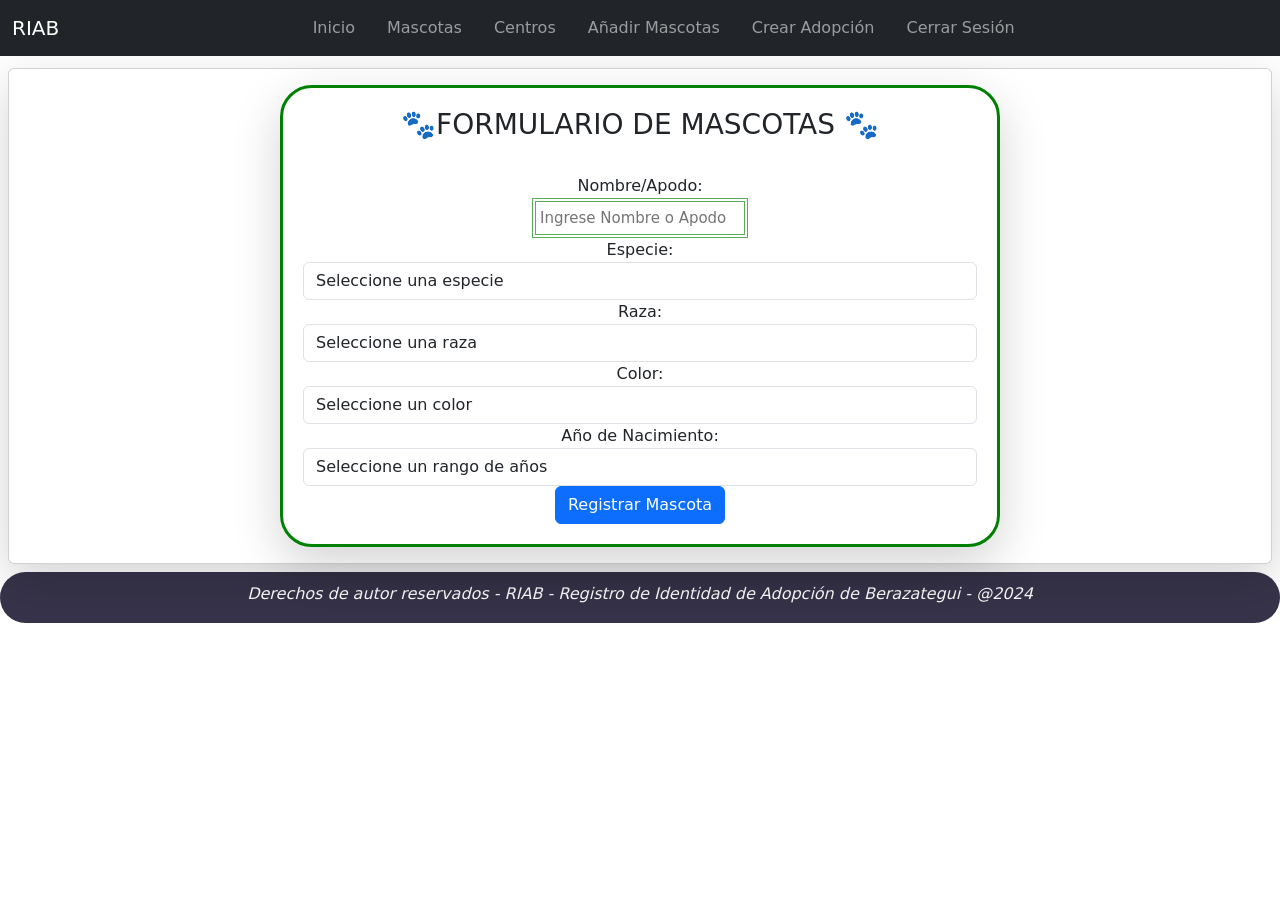
<file: src/client/soloRescatistas/añadirMascotas.html>
<!DOCTYPE html>
<html lang="en">
<head>
  <meta charset="UTF-8">
  <meta name="viewport" content="width=device-width, initial-scale=1.0">
  <title>RIAB</title>
  <link href="https://cdn.jsdelivr.net/npm/bootstrap@5.3.3/dist/css/bootstrap.min.css" rel="stylesheet" integrity="sha384-QWTKZyjpPEjISv5WaRU9OFeRpok6YctnYmDr5pNlyT2bRjXh0JMhjY6hW+ALEwIH" crossorigin="anonymous">
  <link rel="stylesheet" href="../styleRequisitos/style.css">
</head>
<body> 
  <header>
    <nav class="navbar bg-dark navbar-expand-lg fixed-top" data-bs-theme="dark">
      <div class="container-fluid"> 
        <a class="navbar-brand">RIAB</a>
        <button class="navbar-toggler custom-toggler" type="button" data-bs-toggle="offcanvas" data-bs-target="#offcanvasNavbar" aria-controls="offcanvasNavbar" aria-label="Toggle navigation">
          <span class="navbar-toggler-icon"></span>
        </button>
        <div class="offcanvas offcanvas-top" tabindex="-1" id="offcanvasNavbar" aria-labelledby="offcanvasNavbarLabel">
          <div class="offcanvas-header">
            <button type="button" class="btn-close" data-bs-dismiss="offcanvas" aria-label="Close"></button>
          </div>
          <div class="offcanvas-body text-center">
            <ul class="navbar-nav justify-content-center flex-grow-1 pe-3">
              <li class="nav-item">
                <a class="nav-link mx-lg-2" aria-current="page" href="inicio-res.html">Inicio</a>
              </li>
              <li class="nav-item">
                <a class="nav-link mx-lg-2" href="mascotas.html">Mascotas</a>
              </li>
              <li class="nav-item">
                <a class="nav-link mx-lg-2" href="centros.html">Centros</a>
              </li>
              <li class="nav-item">
                <a class="nav-link mx-lg-2" href="añadirMascotas.html">Añadir Mascotas</a>
              </li>
              <li class="nav-item">
                <a class="nav-link mx-lg-2" href="adopcion.html">Crear Adopción</a>
              </li>
              <li class="nav-item">
                <a class="nav-link mx-lg-2" href="cerrarsesion.html">Cerrar Sesión</a>
              </li>
            </ul>
          </div>
        </div>
      </div>
    </nav>
  </header>

  <main class="card shadow-lg" id="principal">
    <div class="card-body text-center row">
      <div class="card p-1 mx-auto rounded-5 shadow-lg col-7 col-md-10" style="width: 45em; border: 3px solid green;" id="form1">
        <div class="card-body">
          <form id="mascota-form">
            <h3>🐾FORMULARIO DE MASCOTAS 🐾</h3> <br>
            <div class="form-group col-12">
              <label for="nombreApodo">Nombre/Apodo: </label><br>
              <input id="nombreApodo" type="text" placeholder="Ingrese Nombre o Apodo" required><br>
              <label for="especie">Especie:</label><br>
              <select class="form-control" id="especie" name="especie" required>
                <option value="">Seleccione una especie</option>
                <option value="perro">Perro</option>
                <option value="gato">Gato</option>
                <option value="loro">Loro</option>
                <option value="tortuga">Tortuga</option>
                <option value="conejo">Conejo</option>
                <option value="pato">Pato</option>
                <option value="otro">Otro</option>
              </select>
              <span class="text-danger" id="error_especie"></span>
            </div>

            <div class="form-group">
              <label for="raza">Raza:</label>
              <select class="form-control" id="raza" name="raza" required>
                <option value="">Seleccione una raza</option>
                <!-- Opciones de razas se llenarán dinámicamente -->
              </select>
              <span class="text-danger" id="error_raza"></span>
            </div>

            <div class="form-group">
              <label for="color">Color:</label>
              <select class="form-control" id="color" name="color" required>
                <option value="">Seleccione un color</option>
                <option value="negro">Negro</option>
                <option value="blanco">Blanco</option>
                <option value="marrón">Marrón</option>
                <option value="gris">Gris</option>
                <option value="otro">Otro</option>
              </select>
              <span class="text-danger" id="error_color"></span>
            </div>

            <div class="form-group">
              <label for="anio_nacimiento">Año de Nacimiento:</label>
              <select class="form-control" id="anio_nacimiento" name="anio_nacimiento" required>
                <option value="">Seleccione un rango de años</option>
                <option value="2000-2003">2000-2003</option>
                <option value="2004-2007">2004-2007</option>
                <option value="2008-2011">2008-2011</option>
                <option value="2012-2015">2012-2015</option>
                <option value="2016-2019">2016-2019</option>
                <option value="2020-2023">2020-2023</option>
                <option value="2024">2024</option>
              </select>
              <span class="text-danger" id="error_anio_nacimiento"></span>
            </div>

            <button id="btn-confirmar" type="submit" class="btn btn-primary">Registrar Mascota</button>
          </form>
        </div> 
      </div>
    </div>
  </main>

  <footer>
    <p style="margin-top: 10px;"><em>Derechos de autor reservados - RIAB - Registro de Identidad de Adopción de Berazategui - @2024</em></p>
  </footer>

  <script src="./script-rescatistas/altamascotas.js"></script>
  <link href="https://cdn.jsdelivr.net/npm/bootstrap@5.3.0/dist/css/bootstrap.min.css" rel="stylesheet">
  <script src="https://cdn.jsdelivr.net/npm/bootstrap@5.3.0/dist/js/bootstrap.bundle.min.js"></script>
  
</body>
</html>
</file>
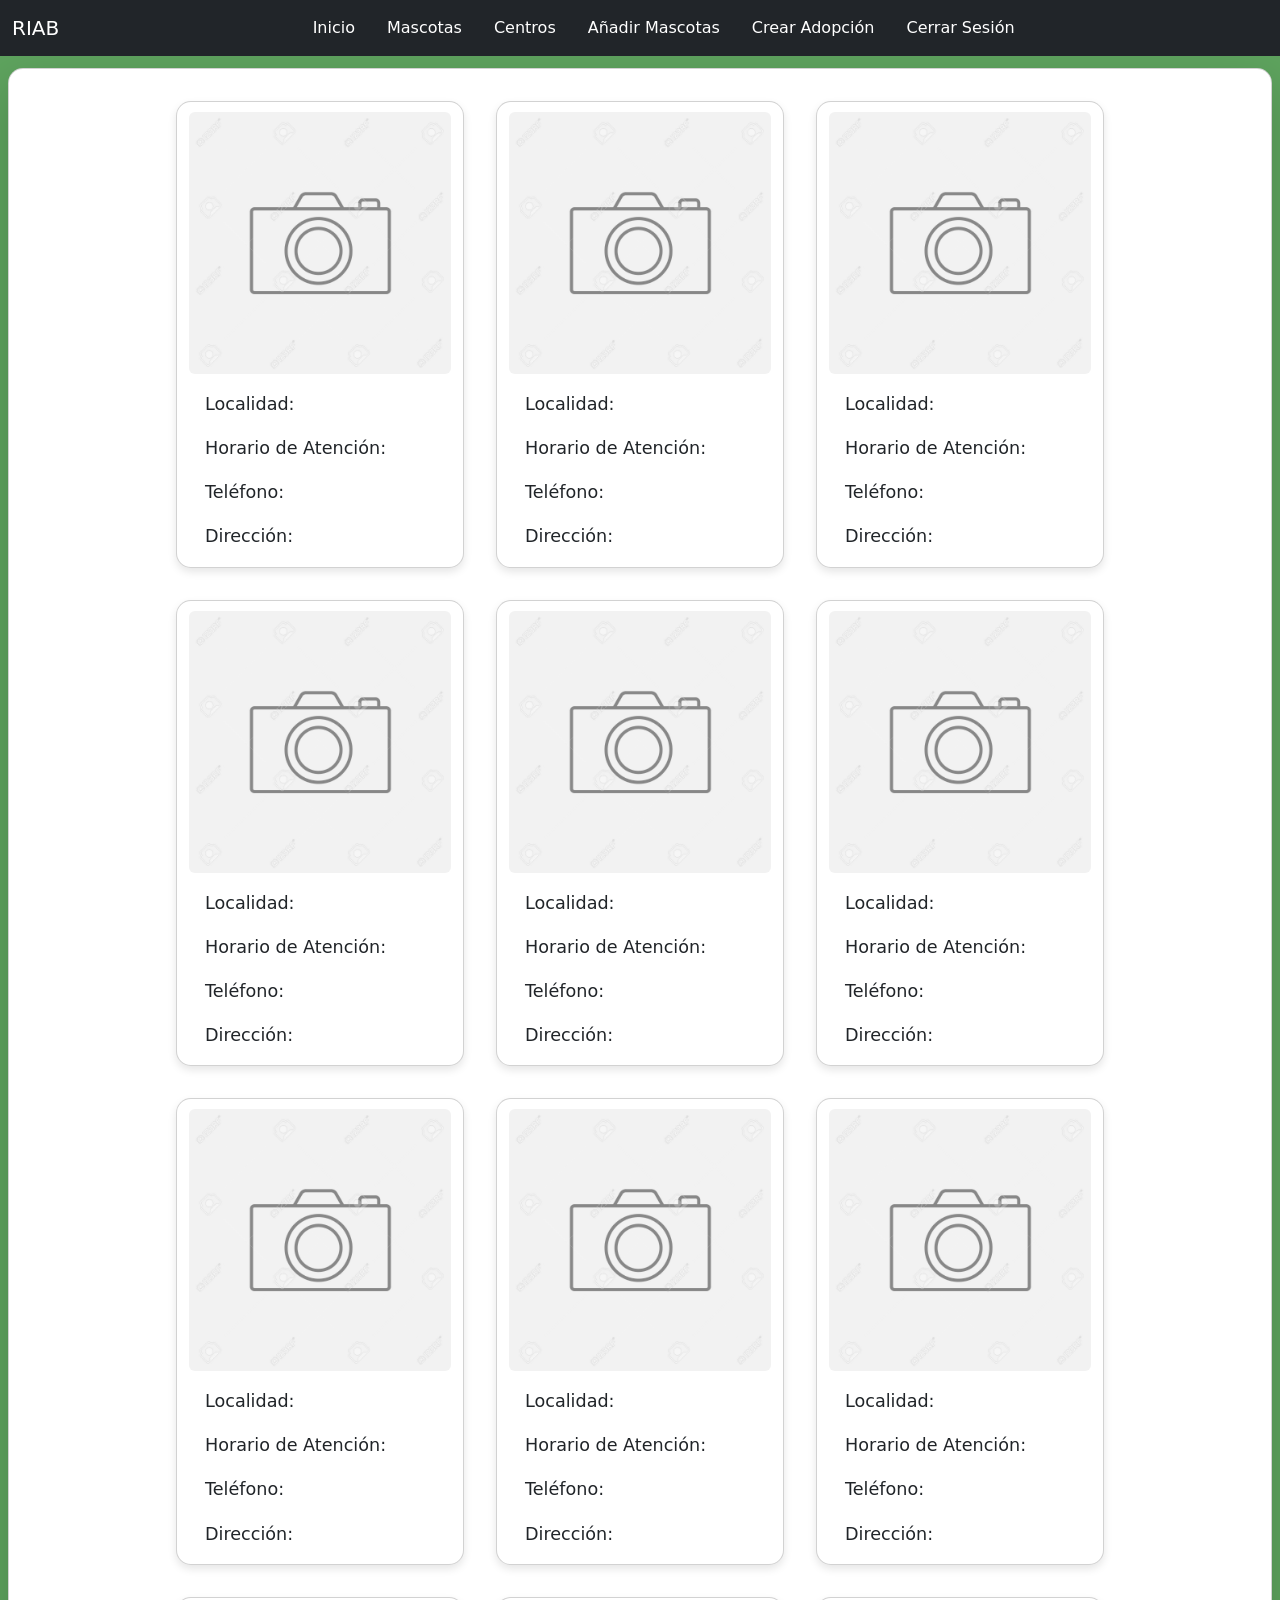
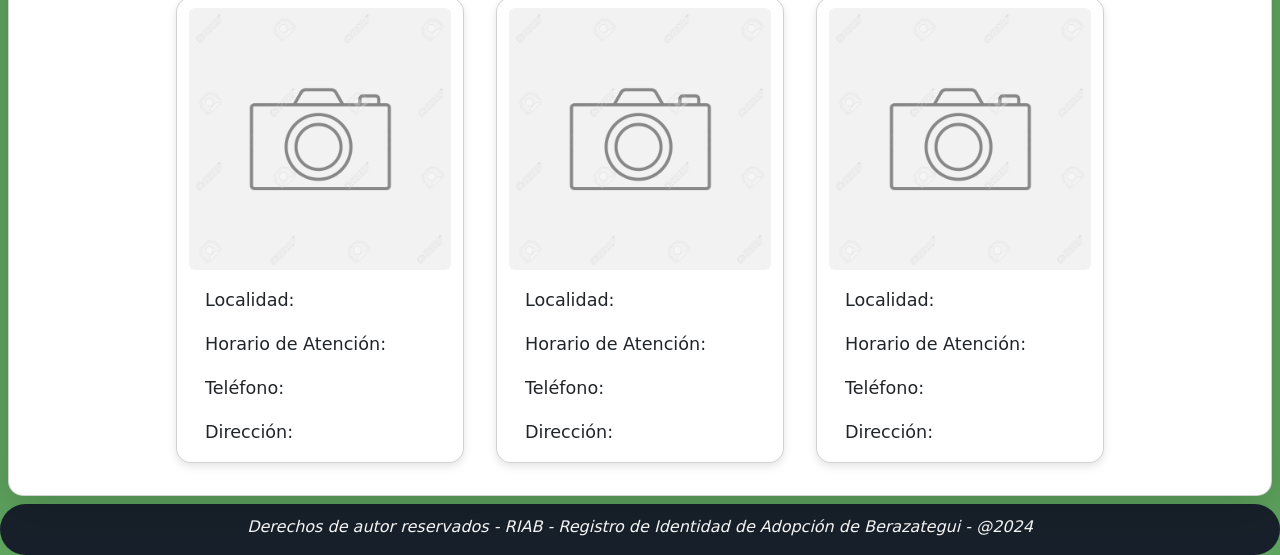
<file: src/client/soloRescatistas/centros.html>
<!DOCTYPE html>
<html lang="en">
<head>
    <meta charset="UTF-8">
    <meta name="viewport" content="width=device-width, initial-scale=1.0">
    <title>RIAB</title>
    <link href="https://cdn.jsdelivr.net/npm/bootstrap@5.3.3/dist/css/bootstrap.min.css" rel="stylesheet" integrity="sha384-QWTKZyjpPEjISv5WaRU9OFeRpok6YctnYmDr5pNlyT2bRjXh0JMhjY6hW+ALEwIH" crossorigin="anonymous">
    <link rel="stylesheet" href="../stylesCentros/style.css">
</head>
<body>
    <header>
        <nav class="navbar bg-dark navbar-expand-lg fixed-top text-center" data-bs-theme="dark">
            <div class="container-fluid"> 
              <a class="navbar-brand">RIAB</a>
              <button class="navbar-toggler custom-toggler" type="button" data-bs-toggle="offcanvas" data-bs-target="#offcanvasNavbar" aria-controls="offcanvasNavbar" aria-label="Toggle navigation">
                <span class="navbar-toggler-icon"></span>
              </button>
              <div class="offcanvas offcanvas-top" tabindex="-1" id="offcanvasNavbar" aria-labelledby="offcanvasNavbarLabel">
                <div class="offcanvas-header">
          
                  <button type="button" class="btn-close" data-bs-dismiss="offcanvas" aria-label="Close"></button>
                </div>
                <div class="offcanvas-body text-center">
                  <ul class="navbar-nav justify-content-center flex-grow-1 pe-3">
                    <li class="nav-item">
                        <a class="nav-link mx-lg-2" aria-current="page" href="inicio-res.html">Inicio</a>
                      </li>
                      <li class="nav-item">
                        <a class="nav-link mx-lg-2" href="mascotas.html">Mascotas</a>
                      </li>
                      <li class="nav-item">
                        <a class="nav-link mx-lg-2" href="centros.html">Centros</a>
                      </li>
                      <li class="nav-item"></li>
                        <a class="nav-link mx-lg-2" href="añadirMascotas.html">Añadir Mascotas</a>
                      </li>
                      <li class="nav-item">
                        <a class="nav-link mx-lg-2" href="adopcion.html">Crear Adopción</a>
                      </li>
                      <li class="nav-item"></li>
                        <a class="nav-link mx-lg-2" href="cerrarsesion.html">Cerrar Sesión</a>
                      </li>
                  </ul>
                </div>
              </div>
            </div>
          </nav>
    </header>

    <main class="card shadow-lg" id="principal">
        <div class="card-body"> 
          <section id="cartasCentros" class="row justify-content-center">
            <div class="card m-3" style="width: 18em;">
              <img src="../img/sinfondo.jpg" class="card-img-top rounded-2" style="width: 100%; margin-top: 10px;">
              <div class="card-body">
                  <p class="card-text" >Localidad: </p>
                  <p class="card-text">Horario de Atención: </p>
                  <p class="">Teléfono:</p>
                  <p class="card-text">Dirección: </p>
              </div>
            </div>
            <div class="card m-3" style="width: 18em;">
              <img src="../img/sinfondo.jpg" class="card-img-top rounded-2" style="width: 100%; margin-top: 10px;">
              <div class="card-body">
                  <p class="card-text" >Localidad: </p>
                  <p class="card-text">Horario de Atención: </p>
                  <p class="">Teléfono:</p>
                  <p class="card-text">Dirección: </p>
              </div>
            </div>
            <div class="card m-3" style="width: 18em;">
              <img src="../img/sinfondo.jpg" class="card-img-top rounded-2" style="width: 100%; margin-top: 10px;">
              <div class="card-body">
                  <p class="card-text" >Localidad: </p>
                  <p class="card-text">Horario de Atención: </p>
                  <p class="">Teléfono:</p>
                  <p class="card-text">Dirección: </p>
              </div>
            </div>
            <div class="card m-3" style="width: 18em;">
              <img src="../img/sinfondo.jpg" class="card-img-top rounded-2" style="width: 100%; margin-top: 10px;">
              <div class="card-body">
                  <p class="card-text" >Localidad: </p>
                  <p class="card-text">Horario de Atención: </p>
                  <p class="">Teléfono:</p>
                  <p class="card-text">Dirección: </p>
              </div>
            </div>
            <div class="card m-3" style="width: 18em;">
              <img src="../img/sinfondo.jpg" class="card-img-top rounded-2" style="width: 100%; margin-top: 10px;">
              <div class="card-body">
                  <p class="card-text" >Localidad: </p>
                  <p class="card-text">Horario de Atención: </p>
                  <p class="">Teléfono:</p>
                  <p class="card-text">Dirección: </p>
              </div>
            </div>
            <div class="card m-3" style="width: 18em;">
              <img src="../img/sinfondo.jpg" class="card-img-top rounded-2" style="width: 100%; margin-top: 10px;">
              <div class="card-body">
                  <p class="card-text" >Localidad: </p>
                  <p class="card-text">Horario de Atención: </p>
                  <p class="">Teléfono:</p>
                  <p class="card-text">Dirección: </p>
              </div>
            </div>
            <div class="card m-3" style="width: 18em;">
              <img src="../img/sinfondo.jpg" class="card-img-top rounded-2" style="width: 100%; margin-top: 10px;">
              <div class="card-body">
                  <p class="card-text" >Localidad: </p>
                  <p class="card-text">Horario de Atención: </p>
                  <p class="">Teléfono:</p>
                  <p class="card-text">Dirección: </p>
              </div>
            </div>
            <div class="card m-3" style="width: 18em;">
              <img src="../img/sinfondo.jpg" class="card-img-top rounded-2" style="width: 100%; margin-top: 10px;">
              <div class="card-body">
                  <p class="card-text" >Localidad: </p>
                  <p class="card-text">Horario de Atención: </p>
                  <p class="">Teléfono:</p>
                  <p class="card-text">Dirección: </p>
              </div>
            </div>
            <div class="card m-3" style="width: 18em;">
              <img src="../img/sinfondo.jpg" class="card-img-top rounded-2" style="width: 100%; margin-top: 10px;">
              <div class="card-body">
                  <p class="card-text" >Localidad: </p>
                  <p class="card-text">Horario de Atención: </p>
                  <p class="">Teléfono:</p>
                  <p class="card-text">Dirección: </p>
              </div>
            </div>
            <div class="card m-3" style="width: 18em;">
              <img src="../img/sinfondo.jpg" class="card-img-top rounded-2" style="width: 100%; margin-top: 10px;">
              <div class="card-body">
                  <p class="card-text" >Localidad: </p>
                  <p class="card-text">Horario de Atención: </p>
                  <p class="">Teléfono:</p>
                  <p class="card-text">Dirección: </p>
              </div>
            </div>
            <div class="card m-3" style="width: 18em;">
              <img src="../img/sinfondo.jpg" class="card-img-top rounded-2" style="width: 100%; margin-top: 10px;">
              <div class="card-body">
                  <p class="card-text" >Localidad: </p>
                  <p class="card-text">Horario de Atención: </p>
                  <p class="">Teléfono:</p>
                  <p class="card-text">Dirección: </p>
              </div>
            </div>
            <div class="card m-3" style="width: 18em;">
              <img src="../img/sinfondo.jpg" class="card-img-top rounded-2" style="width: 100%; margin-top: 10px;">
              <div class="card-body">
                  <p class="card-text" >Localidad: </p>
                  <p class="card-text">Horario de Atención: </p>
                  <p class="">Teléfono:</p>
                  <p class="card-text">Dirección: </p>
              </div>
            </div>
          </section>
        </div>
    </main>

    <footer>
      <p class="" style="margin-top: 10px;"><em>Derechos de autor reservados - RIAB - Registro de Identidad de Adopción de Berazategui - @2024</em></p>
    </footer>
</body>
<script src="https://cdn.jsdelivr.net/npm/bootstrap@5.3.3/dist/js/bootstrap.bundle.min.js" integrity="sha384-YvpcrYf0tY3lHB60NNkmXc5s9fDVZLESaAA55NDzOxhy9GkcIdslK1eN7N6jIeHz" crossorigin="anonymous"></script>
</html>
</file>
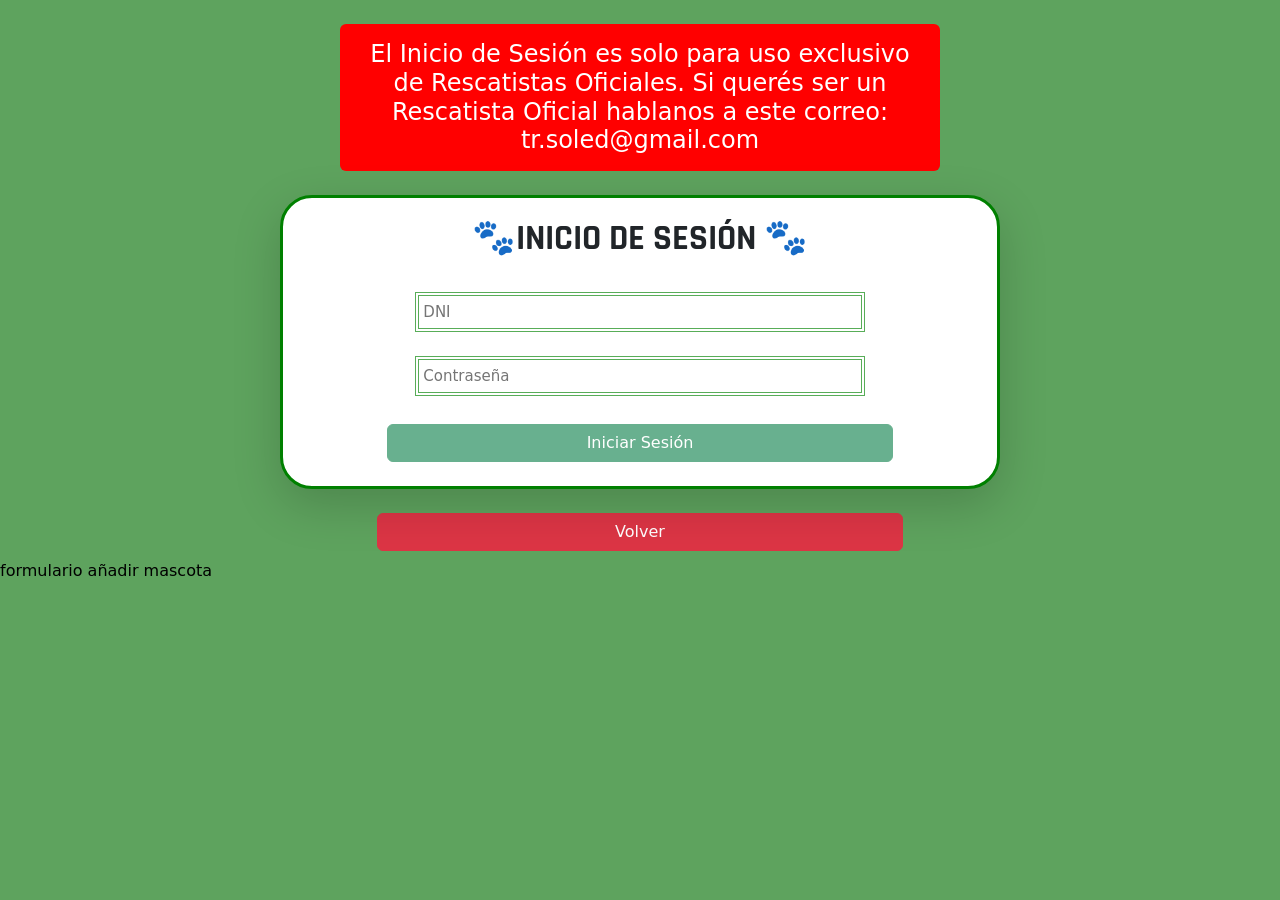
<file: src/client/soloRescatistas/cerrarsesion.html>
<!DOCTYPE html>
<html lang="en">
<head>
    <meta charset="UTF-8">
    <meta name="viewport" content="width=device-width, initial-scale=1.0">
    <title>RIAB</title>
    <link href="https://cdn.jsdelivr.net/npm/bootstrap@5.3.3/dist/css/bootstrap.min.css" rel="stylesheet" integrity="sha384-QWTKZyjpPEjISv5WaRU9OFeRpok6YctnYmDr5pNlyT2bRjXh0JMhjY6hW+ALEwIH" crossorigin="anonymous">
    <link rel="stylesheet" href="../styleRequisitos/style.css">
</head>
<body>
    <header>
        <nav class="navbar bg-dark navbar-expand-lg fixed-top text-center" data-bs-theme="dark">
            <div class="container-fluid"> 
              <a class="navbar-brand">RIAB</a>
              <button class="navbar-toggler custom-toggler" type="button" data-bs-toggle="offcanvas" data-bs-target="#offcanvasNavbar" aria-controls="offcanvasNavbar" aria-label="Toggle navigation">
                <span class="navbar-toggler-icon"></span>
              </button>
              <div class="offcanvas offcanvas-top" tabindex="-1" id="offcanvasNavbar" aria-labelledby="offcanvasNavbarLabel">
                <div class="offcanvas-header">
          
                  <button type="button" class="btn-close" data-bs-dismiss="offcanvas" aria-label="Close"></button>
                </div>
                <div class="offcanvas-body text-center">
                  <ul class="navbar-nav justify-content-center flex-grow-1 pe-3">
                    <li class="nav-item">
                      <a class="nav-link mx-lg-2" aria-current="page" href="../index.html">Inicio</a>
                    </li>
                    <li class="nav-item">
                      <a class="nav-link mx-lg-2" href="mascotas.html">Mascotas</a>
                    </li>
                    <li class="nav-item">
                      <a class="nav-link mx-lg-2" href="centros.html">Centros</a>
                    </li>
                    <li class="nav-item">
                      <a class="nav-link mx-lg-2" href="adopcion.html">Crear Adopción</a>
                    </li>
                    <li class="nav-item"></li>
                      <a class="nav-link mx-lg-2" href="añadirMascotas.html">Añadir Mascotas</a>
                    </li>
                    <li class="nav-item"></li>
                       <a class="nav-link mx-lg-2" href="cerrarsesion.html">Cerrar Sesión</a>
                    </li>
                  </ul>
                </div>
              </div>
            </div>
          </nav>
    </header>

    <main class="card shadow-lg" id="principal">
        <div class="card-body">
          <section>
            <div class="text-center my-4">
                <h4 class="rounded-2 p-3 mx-auto" style="max-width: 600px;" id="text">
                    <em>“Esta apunto de Cerrar Sesión de la página de los Rescatistas Oficiales. Si quiere salir aprete el boton de abajo”</em>
                </h4>
            </div>
            
            <div class="text-center"> 
                <button id="btn-logout" class="btn btn-success col-5">Cerrar Sesión</button>
            </div>
          </section>
    </main>

    <footer>
        <p class="" style="margin-top: 10px;"><em>Derechos de autor reservados - RIAB - Registro de Identidad de Adopción de Berazategui - @2024</em></p>
    </footer>

    <script src="./script-rescatistas/logout.js"></script>
    <script src="https://cdn.jsdelivr.net/npm/bootstrap@5.3.3/dist/js/bootstrap.bundle.min.js" integrity="sha384-YvpcrYf0tY3lHB60NNkmXc5s9fDVZLESaAA55NDzOxhy9GkcIdslK1eN7N6jIeHz" crossorigin="anonymous"></script>
</body>
</html>
</file>
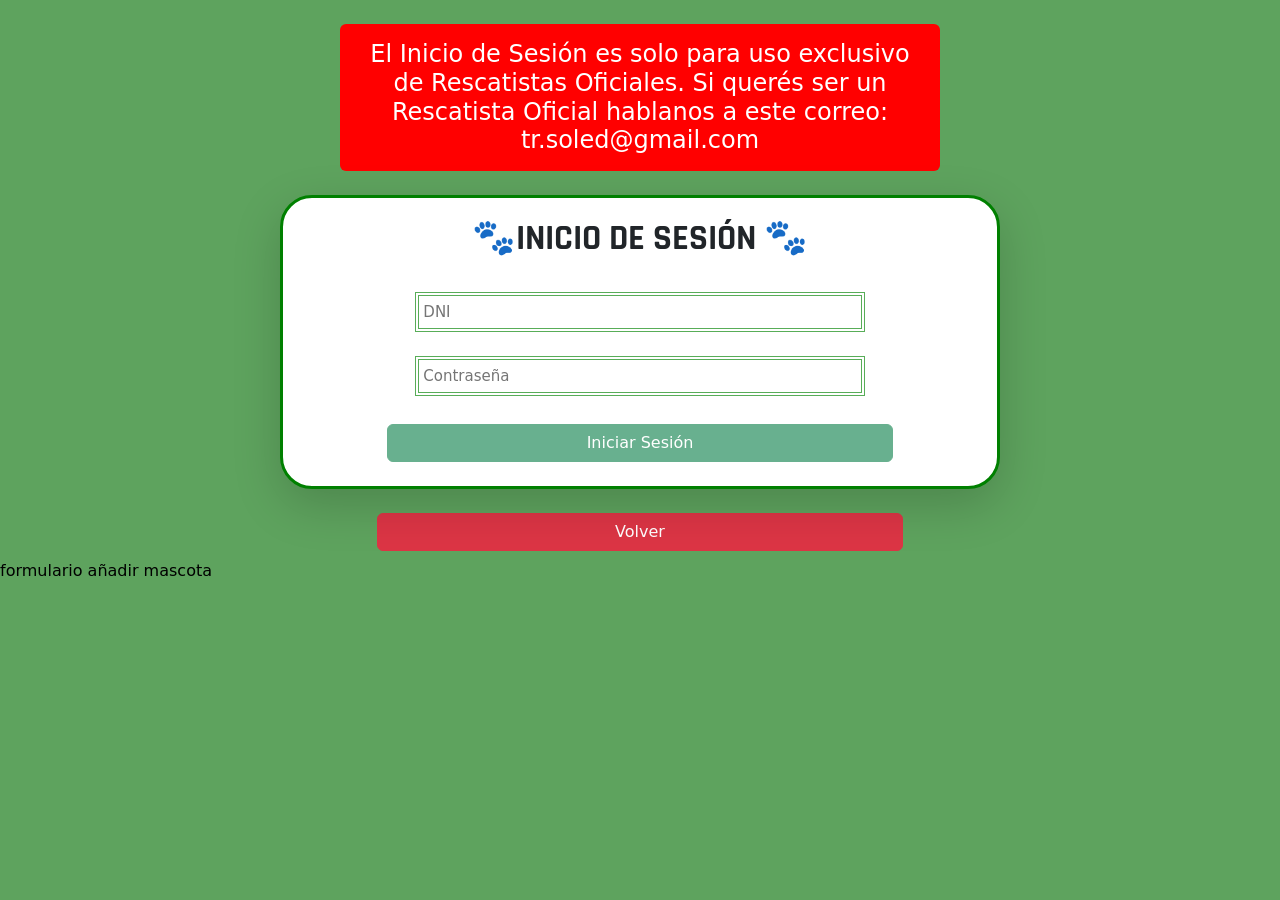
<file: src/client/soloRescatistas/inicio-res.html>
<!DOCTYPE html>
<html lang="en">
<head>
  <meta charset="UTF-8">
  <meta name="viewport" content="width=device-width, initial-scale=1.0">
  <title>RIAB</title>
  <link href="https://cdn.jsdelivr.net/npm/bootstrap@5.3.3/dist/css/bootstrap.min.css" rel="stylesheet" integrity="sha384-QWTKZyjpPEjISv5WaRU9OFeRpok6YctnYmDr5pNlyT2bRjXh0JMhjY6hW+ALEwIH" crossorigin="anonymous">
  <link rel="stylesheet" href="../stylesInicio/styles.css">
</head>
<body> 
  <header>
    <nav class="navbar bg-dark navbar-expand-lg fixed-top" data-bs-theme="dark">
        <div class="container-fluid"> 
          <a class="navbar-brand">RIAB</a>
          <button class="navbar-toggler custom-toggler" type="button" data-bs-toggle="offcanvas" data-bs-target="#offcanvasNavbar" aria-controls="offcanvasNavbar" aria-label="Toggle navigation">
            <span class="navbar-toggler-icon"></span>
          </button>
          <div class="offcanvas offcanvas-top" tabindex="-1" id="offcanvasNavbar" aria-labelledby="offcanvasNavbarLabel">
            <div class="offcanvas-header">
      
              <button type="button" class="btn-close" data-bs-dismiss="offcanvas" aria-label="Close"></button>
            </div>
            <div class="offcanvas-body text-center">
              <ul class="navbar-nav justify-content-center flex-grow-1 pe-3">
                <li class="nav-item">
                  <a class="nav-link mx-lg-2" aria-current="page" href="inicio-res.html">Inicio</a>
                </li>
                <li class="nav-item">
                  <a class="nav-link mx-lg-2" href="mascotas.html">Mascotas</a>
                </li>
                <li class="nav-item">
                  <a class="nav-link mx-lg-2" href="centros.html">Centros</a>
                </li>
                <li class="nav-item">
                  <a class="nav-link mx-lg-2" href="adopcion.html">Crear Adopción</a>
                </li>
                <li class="nav-item"></li>
                  <a class="nav-link mx-lg-2" href="añadirMascotas.html">Añadir Mascotas</a>
                </li>
                <li class="nav-item"></li>
                  <a class="nav-link mx-lg-2" href="cerrarsesion.html">Cerrar Sesión</a>
                </li>
              </ul>
            </div>
          </div>
        </div>
      </nav>
  </header>

  <main class="card shadow-lg" id="principal">
    <div class="card-body">
        <h1 class="rescatista">¿QUÉ ES SER UN RESCATISTA?</h1>
        <p class="text-center">Ser un rescatista de animales es una labor que requiere dedicación, compasión y habilidades prácticas. Estos individuos desempeñan un papel crucial en la protección y bienestar de los animales, y su trabajo puede tener un impacto profundo tanto en la vida de los animales como en la comunidad.</p>
        <div class="text-center">
           <img class="rounded-2 col-12 col-md-7" src="../img/res.jpg">
        </div>
    </div>

    <section class="mx-5">
        <div class="accordion shadow-lg rounded-2" id="accordionExample">
          <div class="accordion-item">
            <h2 class="accordion-header">
              <button class="accordion-button" type="button" data-bs-toggle="collapse" data-bs-target="#collapseOne" aria-expanded="true" aria-controls="collapseOne">
                1. Rescate de Animales
              </button>
            </h2>
            <div id="collapseOne" class="accordion-collapse collapse show" data-bs-parent="#accordionExample">
              <div class="accordion-body">
                Localizar y recuperar animales en situaciones de riesgo, como en desastres naturales, calles, o entornos peligrosos.
              </div>
            </div>
          </div>
          <div class="accordion-item">
            <h2 class="accordion-header">
              <button class="accordion-button collapsed" type="button" data-bs-toggle="collapse" data-bs-target="#collapseTwo" aria-expanded="false" aria-controls="collapseTwo">
                2. Evaluación de salud  
              </button>
            </h2>
            <div id="collapseTwo" class="accordion-collapse collapse" data-bs-parent="#accordionExample">
              <div class="accordion-body">
                Evaluar la condición física y emocional de los animales rescatados y proporcionar atención básica.
              </div>
            </div>
          </div>
          <div class="accordion-item">
            <h2 class="accordion-header">
              <button class="accordion-button collapsed" type="button" data-bs-toggle="collapse" data-bs-target="#collapseThree" aria-expanded="false" aria-controls="collapseThree">
                3. Rehabilitación
              </button>
            </h2>
            <div id="collapseThree" class="accordion-collapse collapse" data-bs-parent="#accordionExample">
              <div class="accordion-body">
                Trabajar para recuperar la salud de los animales, lo que puede incluir tratamiento médico, socialización y entrenamiento.
            </div>
          </div>
          <div class="accordion-item">
            <h2 class="accordion-header">
              <button class="accordion-button collapsed" type="button" data-bs-toggle="collapse" data-bs-target="#collapseFour" aria-expanded="false" aria-controls="collapseFour">
                4. Alojamiento temporal
              </button>
            </h2>
            <div id="collapseFour" class="accordion-collapse collapse" data-bs-parent="#accordionExample">
              <div class="accordion-body">
                Proporcionar refugio y cuidados hasta que se encuentren hogares permanentes o se logre su reintegración en el hábitat.
              </div>
            </div>
          </div>
          <div class="accordion-item">
            <h2 class="accordion-header">
              <button class="accordion-button collapsed" type="button" data-bs-toggle="collapse" data-bs-target="#collapseFive" aria-expanded="false" aria-controls="collapseFive">
                5. Educación y concienciación
              </button>
            </h2>
            <div id="collapseFive" class="accordion-collapse collapse" data-bs-parent="#accordionExample">
              <div class="accordion-body">
                Informar a la comunidad sobre la importancia del bienestar animal, la adopción y la tenencia responsable.
              </div>
            </div>
          </div>
          <div class="accordion-item">
            <h2 class="accordion-header">
              <button class="accordion-button collapsed" type="button" data-bs-toggle="collapse" data-bs-target="#collapseSix" aria-expanded="false" aria-controls="collapseSix">
                6. Colaboración
              </button>
            </h2>
            <div id="collapseSix" class="accordion-collapse collapse" data-bs-parent="#accordionExample">
              <div class="accordion-body">
                Trabajar con veterinarios, refugios y otras organizaciones para asegurar el bienestar de los animales.
              </div>
            </div>
          </div>
          <div class="accordion-item">
            <h2 class="accordion-header">
              <button class="accordion-button collapsed" type="button" data-bs-toggle="collapse" data-bs-target="#collapseSeven" aria-expanded="false" aria-controls="collapseSeven">
                7. Adopción
              </button>
            </h2>
            <div id="collapseSeven" class="accordion-collapse collapse" data-bs-parent="#accordionExample">
              <div class="accordion-body">
                Facilitar el proceso de adopción de animales rescatados, ayudando a emparejarlos con familias adecuadas.
              </div>
            </div>
          </div>
        </div>
      </section> <br><br>
  </main>

  <footer>
    <p class="" style="margin-top: 10px;"><em>Derechos de autor reservados - RIAB - Registro de Identidad de Adopción de Berazategui - @2024</em></p>
  </footer>

  <script src="./script-rescatistas/rescatistas.js"></script>
  <script src="https://cdn.jsdelivr.net/npm/bootstrap@5.3.3/dist/js/bootstrap.bundle.min.js" integrity="sha384-YvpcrYf0tY3lHB60NNkmXc5s9fDVZLESaAA55NDzOxhy9GkcIdslK1eN7N6jIeHz" crossorigin="anonymous"></script>
</body>
</html>
</file>
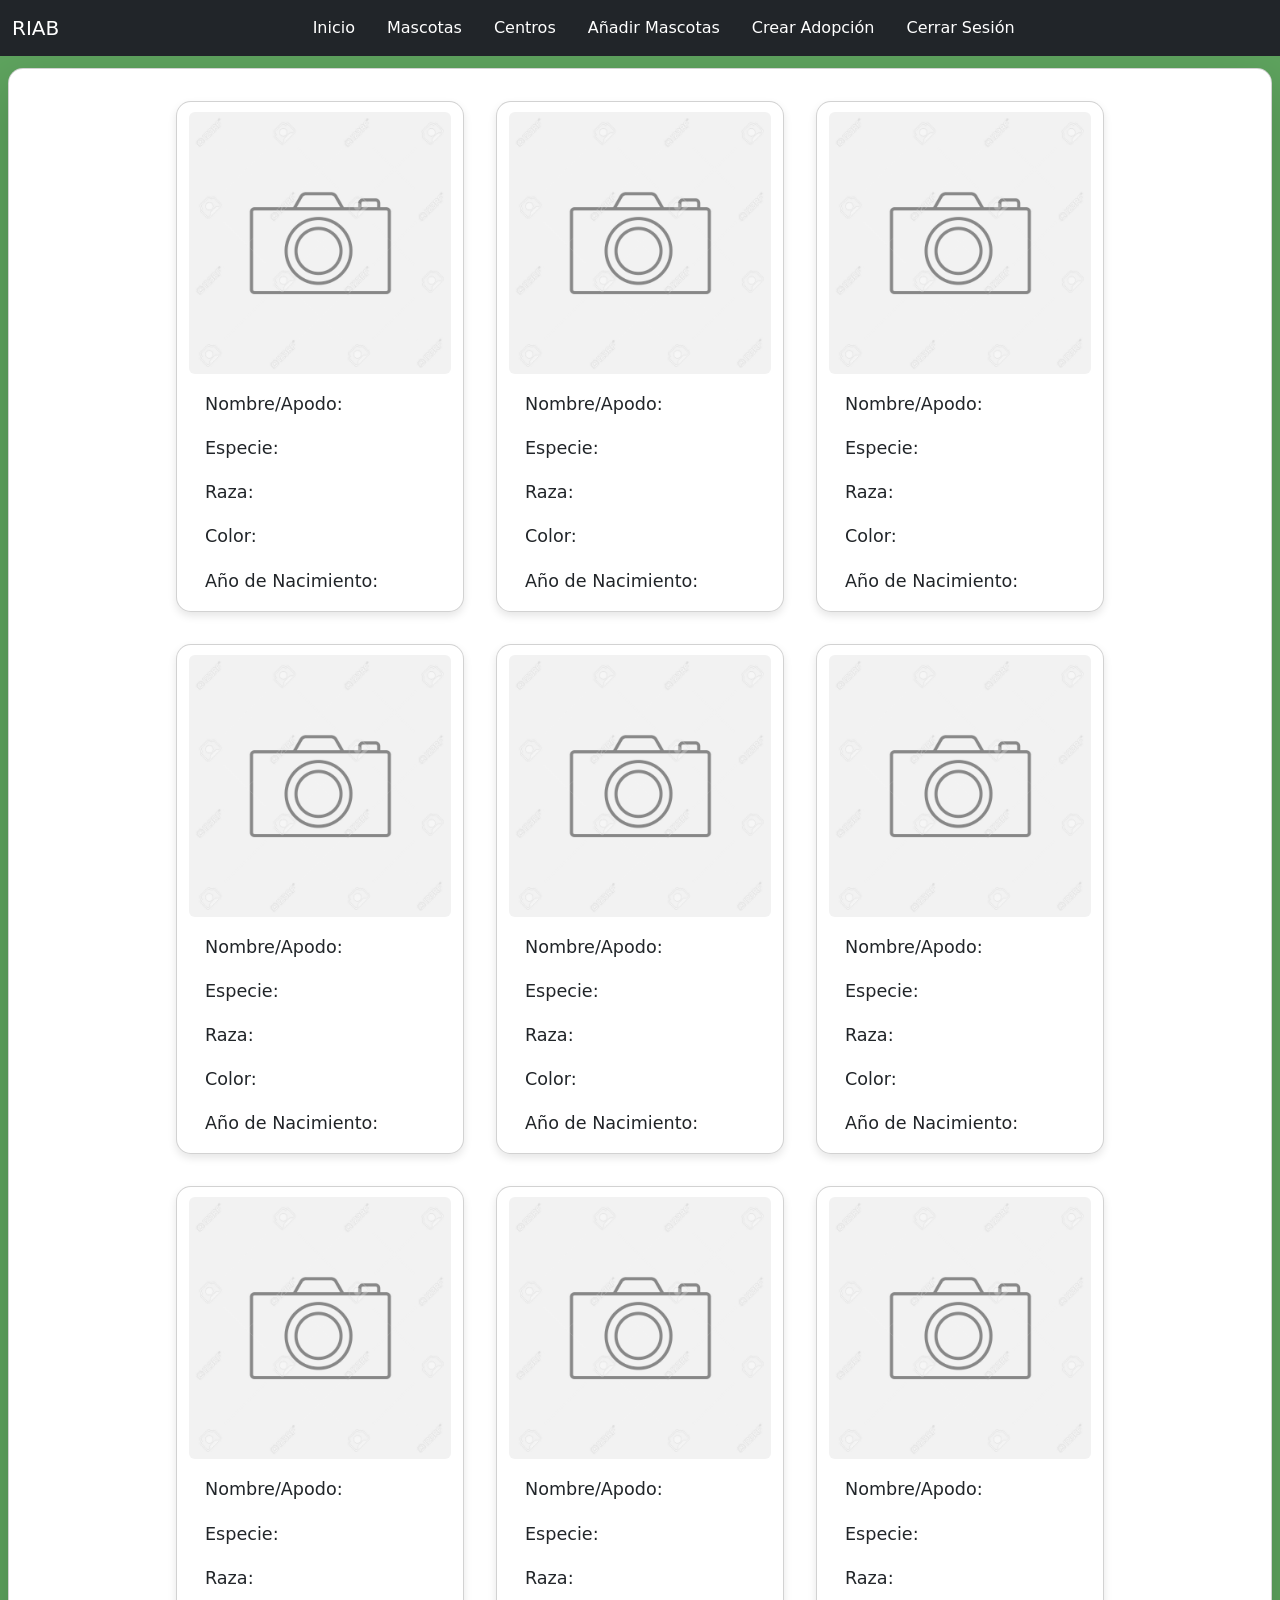
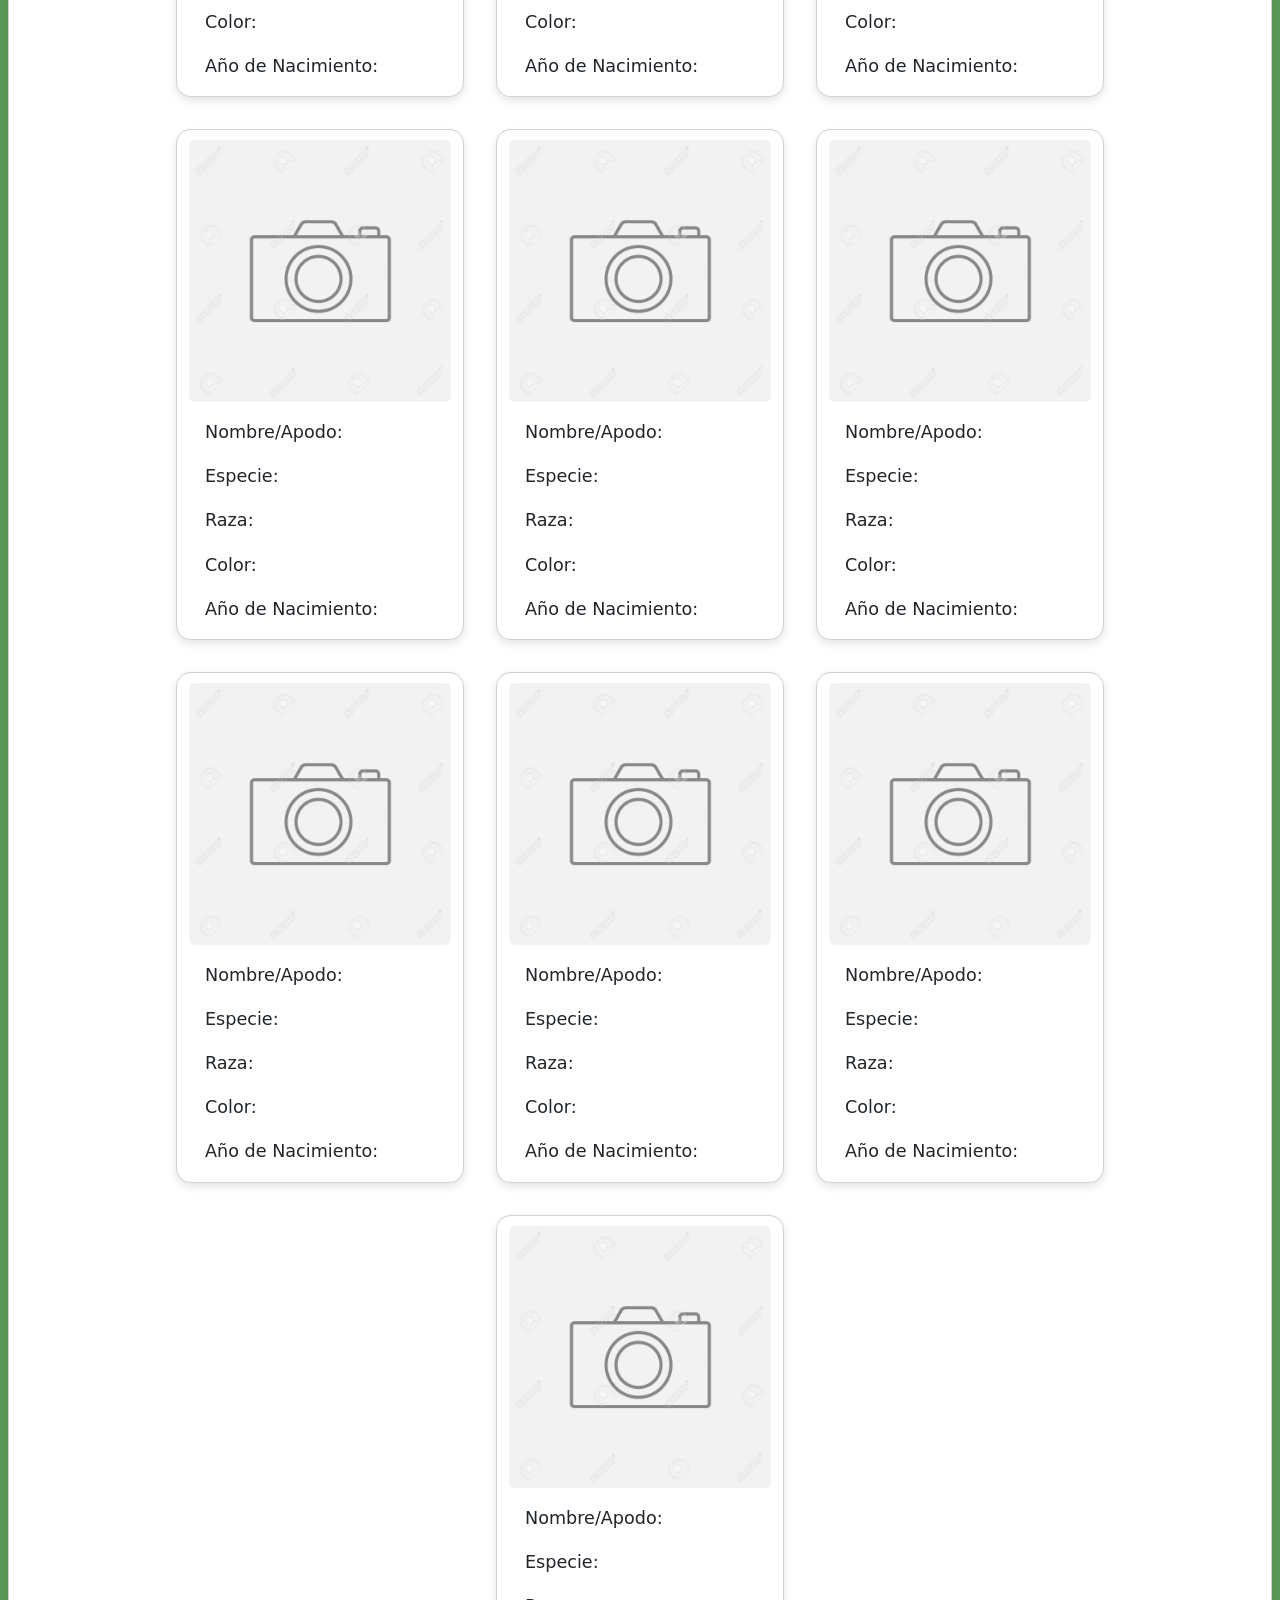
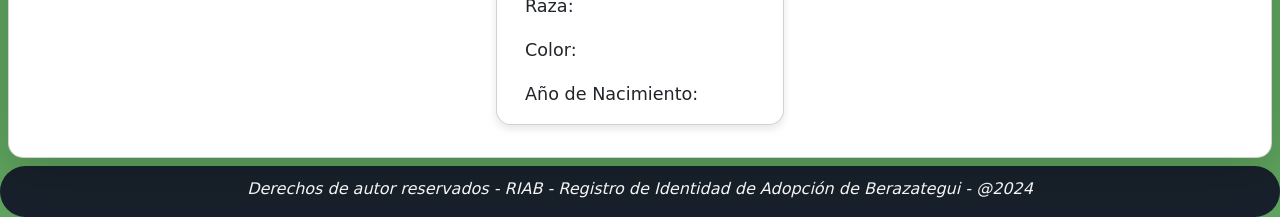
<file: src/client/soloRescatistas/mascotas.html>
<!DOCTYPE html>
<html lang="en">
<head>
    <meta charset="UTF-8">
    <meta name="viewport" content="width=device-width, initial-scale=1.0">
    <title>RIAB</title>
    <link href="https://cdn.jsdelivr.net/npm/bootstrap@5.3.3/dist/css/bootstrap.min.css" rel="stylesheet" integrity="sha384-QWTKZyjpPEjISv5WaRU9OFeRpok6YctnYmDr5pNlyT2bRjXh0JMhjY6hW+ALEwIH" crossorigin="anonymous">
    <link rel="stylesheet" href="../stylesMascotas/style.css">
</head>
<body>
    <header>
        <nav class="navbar bg-dark navbar-expand-lg fixed-top text-center" data-bs-theme="dark">
            <div class="container-fluid"> 
              <a class="navbar-brand">RIAB</a>
              <button class="navbar-toggler custom-toggler" type="button" data-bs-toggle="offcanvas" data-bs-target="#offcanvasNavbar" aria-controls="offcanvasNavbar" aria-label="Toggle navigation">
                <span class="navbar-toggler-icon"></span>
              </button>
              <div class="offcanvas offcanvas-top" tabindex="-1" id="offcanvasNavbar" aria-labelledby="offcanvasNavbarLabel">
                <div class="offcanvas-header">
          
                  <button type="button" class="btn-close" data-bs-dismiss="offcanvas" aria-label="Close"></button>
                </div>
                <div class="offcanvas-body text-center">
                  <ul class="navbar-nav justify-content-center flex-grow-1 pe-3">
                    <li class="nav-item">
                        <a class="nav-link mx-lg-2" aria-current="page" href="inicio-res.html">Inicio</a>
                      </li>
                      <li class="nav-item">
                        <a class="nav-link mx-lg-2" href="mascotas.html">Mascotas</a>
                      </li>
                      <li class="nav-item">
                        <a class="nav-link mx-lg-2" href="centros.html">Centros</a>
                      </li>
                      <li class="nav-item"></li>
                        <a class="nav-link mx-lg-2" href="añadirMascotas.html">Añadir Mascotas</a>
                      </li>
                      <li class="nav-item">
                        <a class="nav-link mx-lg-2" href="adopcion.html">Crear Adopción</a>
                      </li>
                      <li class="nav-item"></li>
                        <a class="nav-link mx-lg-2" href="cerrarsesion.html">Cerrar Sesión</a>
                      </li>
                  </ul>
                </div>
              </div>
            </div>
          </nav>
    </header>

    <main class="card shadow-lg" id="principal">
        <div class="card-body text-center">
            <section id="cartasMascotas" class="row justify-content-center">
                <div class="card m-3" style="width: 18em;">
                    <img src="../img/sinfondo.jpg" class="card-img-top rounded-2" style="width: 100%; margin-top: 10px;">
                    <div class="card-body">
                        <p class="card-text" >Nombre/Apodo: </p>
                        <p class="card-text">Especie: </p>
                        <p class="card-text">Raza: </p>
                        <p class="card-text">Color: </p>
                        <p class="card-text">Año de Nacimiento: </p>
                    </div>
                </div>
                <div class="card m-3" style="width: 18em;">
                    <img src="../img/sinfondo.jpg" class="card-img-top rounded-2" style="width: 100%; margin-top: 10px;">
                    <div class="card-body">
                        <p class="card-text" >Nombre/Apodo: </p>
                        <p class="card-text">Especie: </p>
                        <p class="card-text">Raza: </p>
                        <p class="card-text">Color: </p>
                        <p class="card-text">Año de Nacimiento: </p>
                    </div>
                </div>
                <div class="card m-3" style="width: 18em;">
                    <img src="../img/sinfondo.jpg" class="card-img-top rounded-2" style="width: 100%; margin-top: 10px;">
                    <div class="card-body">
                        <p class="card-text" >Nombre/Apodo: </p>
                        <p class="card-text">Especie: </p>
                        <p class="card-text">Raza: </p>
                        <p class="card-text">Color: </p>
                        <p class="card-text">Año de Nacimiento: </p>
                    </div>
                </div>
                <div class="card m-3" style="width: 18em;">
                    <img src="../img/sinfondo.jpg" class="card-img-top rounded-2" style="width: 100%; margin-top: 10px;">
                    <div class="card-body">
                        <p class="card-text" >Nombre/Apodo: </p>
                        <p class="card-text">Especie: </p>
                        <p class="card-text">Raza: </p>
                        <p class="card-text">Color: </p>
                        <p class="card-text">Año de Nacimiento: </p>
                    </div>
                </div>
                <div class="card m-3" style="width: 18em;">
                    <img src="../img/sinfondo.jpg" class="card-img-top rounded-2" style="width: 100%; margin-top: 10px;">
                    <div class="card-body">
                        <p class="card-text" >Nombre/Apodo: </p>
                        <p class="card-text">Especie: </p>
                        <p class="card-text">Raza: </p>
                        <p class="card-text">Color: </p>
                        <p class="card-text">Año de Nacimiento: </p>
                    </div>
                </div>
                <div class="card m-3" style="width: 18em;">
                    <img src="../img/sinfondo.jpg" class="card-img-top rounded-2" style="width: 100%; margin-top: 10px;">
                    <div class="card-body">
                        <p class="card-text" >Nombre/Apodo: </p>
                        <p class="card-text">Especie: </p>
                        <p class="card-text">Raza: </p>
                        <p class="card-text">Color: </p>
                        <p class="card-text">Año de Nacimiento: </p>
                    </div>
                </div>
                <div class="card m-3" style="width: 18em;">
                    <img src="../img/sinfondo.jpg" class="card-img-top rounded-2" style="width: 100%; margin-top: 10px;">
                    <div class="card-body">
                        <p class="card-text" >Nombre/Apodo: </p>
                        <p class="card-text">Especie: </p>
                        <p class="card-text">Raza: </p>
                        <p class="card-text">Color: </p>
                        <p class="card-text">Año de Nacimiento: </p>
                    </div>
                </div>
                <div class="card m-3" style="width: 18em;">
                    <img src="../img/sinfondo.jpg" class="card-img-top rounded-2" style="width: 100%; margin-top: 10px;">
                    <div class="card-body">
                        <p class="card-text" >Nombre/Apodo: </p>
                        <p class="card-text">Especie: </p>
                        <p class="card-text">Raza: </p>
                        <p class="card-text">Color: </p>
                        <p class="card-text">Año de Nacimiento: </p>
                    </div>
                </div>
                <div class="card m-3" style="width: 18em;">
                    <img src="../img/sinfondo.jpg" class="card-img-top rounded-2" style="width: 100%; margin-top: 10px;">
                    <div class="card-body">
                        <p class="card-text" >Nombre/Apodo: </p>
                        <p class="card-text">Especie: </p>
                        <p class="card-text">Raza: </p>
                        <p class="card-text">Color: </p>
                        <p class="card-text">Año de Nacimiento: </p>
                    </div>
                </div>
                <div class="card m-3" style="width: 18em;">
                    <img src="../img/sinfondo.jpg" class="card-img-top rounded-2" style="width: 100%; margin-top: 10px;">
                    <div class="card-body">
                        <p class="card-text" >Nombre/Apodo: </p>
                        <p class="card-text">Especie: </p>
                        <p class="card-text">Raza: </p>
                        <p class="card-text">Color: </p>
                        <p class="card-text">Año de Nacimiento: </p>
                    </div>
                </div>
                <div class="card m-3" style="width: 18em;">
                    <img src="../img/sinfondo.jpg" class="card-img-top rounded-2" style="width: 100%; margin-top: 10px;">
                    <div class="card-body">
                        <p class="card-text" >Nombre/Apodo: </p>
                        <p class="card-text">Especie: </p>
                        <p class="card-text">Raza: </p>
                        <p class="card-text">Color: </p>
                        <p class="card-text">Año de Nacimiento: </p>
                    </div>
                </div>
                <div class="card m-3" style="width: 18em;">
                    <img src="../img/sinfondo.jpg" class="card-img-top rounded-2" style="width: 100%; margin-top: 10px;">
                    <div class="card-body">
                        <p class="card-text" >Nombre/Apodo: </p>
                        <p class="card-text">Especie: </p>
                        <p class="card-text">Raza: </p>
                        <p class="card-text">Color: </p>
                        <p class="card-text">Año de Nacimiento: </p>
                    </div>
                </div>
                <div class="card m-3" style="width: 18em;">
                    <img src="../img/sinfondo.jpg" class="card-img-top rounded-2" style="width: 100%; margin-top: 10px;">
                    <div class="card-body">
                        <p class="card-text" >Nombre/Apodo: </p>
                        <p class="card-text">Especie: </p>
                        <p class="card-text">Raza: </p>
                        <p class="card-text">Color: </p>
                        <p class="card-text">Año de Nacimiento: </p>
                    </div>
                </div>
                <div class="card m-3" style="width: 18em;">
                    <img src="../img/sinfondo.jpg" class="card-img-top rounded-2" style="width: 100%; margin-top: 10px;">
                    <div class="card-body">
                        <p class="card-text" >Nombre/Apodo: </p>
                        <p class="card-text">Especie: </p>
                        <p class="card-text">Raza: </p>
                        <p class="card-text">Color: </p>
                        <p class="card-text">Año de Nacimiento: </p>
                    </div>
                </div>
                <div class="card m-3" style="width: 18em;">
                    <img src="../img/sinfondo.jpg" class="card-img-top rounded-2" style="width: 100%; margin-top: 10px;">
                    <div class="card-body">
                        <p class="card-text" >Nombre/Apodo: </p>
                        <p class="card-text">Especie: </p>
                        <p class="card-text">Raza: </p>
                        <p class="card-text">Color: </p>
                        <p class="card-text">Año de Nacimiento: </p>
                    </div>
                </div>
                <div class="card m-3" style="width: 18em;">
                    <img src="../img/sinfondo.jpg" class="card-img-top rounded-2" style="width: 100%; margin-top: 10px;">
                    <div class="card-body">
                        <p class="card-text" >Nombre/Apodo: </p>
                        <p class="card-text">Especie: </p>
                        <p class="card-text">Raza: </p>
                        <p class="card-text">Color: </p>
                        <p class="card-text">Año de Nacimiento: </p>
                    </div>
                </div>
                </section>
            </div>
    </main>

    <footer>
        <p class="" style="margin-top: 10px;"><em>Derechos de autor reservados - RIAB - Registro de Identidad de Adopción de Berazategui - @2024</em></p>
    </footer>
</body>
<script src="https://cdn.jsdelivr.net/npm/bootstrap@5.3.3/dist/js/bootstrap.bundle.min.js" integrity="sha384-YvpcrYf0tY3lHB60NNkmXc5s9fDVZLESaAA55NDzOxhy9GkcIdslK1eN7N6jIeHz" crossorigin="anonymous"></script>
</html>
</file>
<file: src/client/stylesInicio/styles.css>
@charset "UTF-8";
@font-face {
  font-family: "texto";
  src: url("../Rajdhani/Rajdhani-Bold.ttf");
}
@font-face {
  font-family: "texto-regular";
  src: url("../Rajdhani/Rajdhani-Regular.ttf");
}
html {
  box-sizing: border-box;
}

*, *::after, *::before {
  box-sizing: inherit;
}

body {
  background: rgb(94, 163, 94);
}

@media (max-width: 991px) {
  .sidebar {
    color: rgb(241, 158, 25);
  }
}
@media (max-width: 991px) {
  .nav-link {
    color: green;
  }
}
.custom-toggler.navbar-toggler {
  border-color: 0;
}

.custom-toggler .navbar-toggler-icon {
  background-image: url("data:image/svg+xml;charset=utf8,%3Csvg viewBox='0 0 32 32' xmlns='http://www.w3.org/2000/svg'%3E%3Cpath stroke='rgba(241, 158, 25, 0.8)' stroke-width='2' stroke-linecap='round' stroke-miterlimit='10' d='M4 8h24M4 16h24M4 24h24'/%3E%3C/svg%3E");
}

.login-button {
  background-color: green;
  color: black;
  font-size: 14px;
  padding: 8px 20px;
  border-radius: 50px;
  text-decoration: none;
  transition: background-color 0.3s ease-in-out;
}

.login-button:hover {
  background-color: green;
  color: white;
}

.navbar-toggler {
  border: none;
  font-size: 1.25rem;
}

.navbar-toggler:focus, .btn-close:focus {
  box-shadow: none;
  outline: none;
}

.nav-link {
  position: relative;
  color: white;
}

.nav-link:hover {
  color: green;
}

.nav-link::before {
  content: "";
  position: absolute;
  bottom: 0;
  left: 50%;
  transform: translateX(-50%);
  width: 0;
  height: 2px;
  background-color: green;
  visibility: hidden;
  transition: 0.3s ease-in-out;
}

.nav-link:hover::before {
  width: 100%;
  visibility: visible;
}

/* Evitar superposición de navbar fija */
body {
  padding-top: 60px;
}

.card {
  box-shadow: 0 4px 8px rgba(0, 0, 0, 0.1);
  border-radius: 15px;
}

.card-header {
  border-radius: 15px 15px 0 0;
  font-weight: bold;
}

.card-body p {
  font-size: 1.1rem;
  line-height: 1.6;
}

#principal {
  margin-top: 3em;
  margin: 0.5em 0.5em;
}

#c1 {
  width: 10em;
  height: 25em;
  background-image: url("../img/curiosidades.jpg");
  background-size: cover;
  background-position: center;
  color: white;
  padding: 20px;
  border-radius: 7px;
}

#c2 {
  width: 10em;
  height: 25em;
  background-image: url("../img/curiosidades1.jpeg");
  background-size: cover;
  background-position: center;
  color: white;
  padding: 20px;
  border-radius: 7px;
}

#c3 {
  width: 10em;
  height: 25em;
  background-image: url("../img/c3.jpeg");
  background-size: cover;
  background-position: center;
  color: white;
  padding: 20px;
  border-radius: 7px;
}

#c4 {
  width: 10em;
  height: 25em;
  background-image: url("../img/c2.jpeg");
  background-size: cover;
  background-position: center;
  color: white;
  padding: 20px;
  border-radius: 7px;
}

#text {
  font-size: 20px;
  font-family: "texto";
  text-align: center;
  background: rgb(174, 214, 162);
  border-radius: 2em;
}

footer {
  background: rgba(8, 3, 32, 0.808);
  color: white;
  border-radius: 2em;
  text-align: center;
  text-align: center;
  padding: 0.5px;
}

h1 {
  font-family: "texto";
}

.rescatista {
  font-family: "texto";
  text-align: center;
  color: green;
}

input {
  border: 4px double rgb(88, 173, 88);
  padding: 4px;
}

input:hover {
  border: 4px double rgb(4, 58, 4);
}

input::placeholder {
  font-size: 15px;
}

/*REFUGIOS*/
h4, h5 {
  font-family: "texto";
}

.pa {
  font-family: "texto-regular";
}

/*# sourceMappingURL=styles.css.map */
</file>
<file: src/client/stylesMascotas/style.css>
@charset "UTF-8";
@font-face {
  font-family: "texto";
  src: url("../Rajdhani/Rajdhani-Bold.ttf");
}
@font-face {
  font-family: "texto-regular";
  src: url("../Rajdhani/Rajdhani-Regular.ttf");
}
html {
  box-sizing: border-box;
}

*, *::after, *::before {
  box-sizing: inherit;
}

body {
  background: rgb(94, 163, 94);
}

@media (max-width: 991px) {
  .sidebar {
    color: rgb(241, 158, 25);
  }
}
@media (max-width: 991px) {
  .nav-link {
    color: green;
  }
}
.custom-toggler.navbar-toggler {
  border-color: 0;
}

.custom-toggler .navbar-toggler-icon {
  background-image: url("data:image/svg+xml;charset=utf8,%3Csvg viewBox='0 0 32 32' xmlns='http://www.w3.org/2000/svg'%3E%3Cpath stroke='rgba(241, 158, 25, 0.8)' stroke-width='2' stroke-linecap='round' stroke-miterlimit='10' d='M4 8h24M4 16h24M4 24h24'/%3E%3C/svg%3E");
}

.login-button {
  background-color: green;
  color: black;
  font-size: 14px;
  padding: 8px 20px;
  border-radius: 50px;
  text-decoration: none;
  transition: background-color 0.3s ease-in-out;
}

.login-button:hover {
  background-color: green;
  color: white;
}

.navbar-toggler {
  border: none;
  font-size: 1.25rem;
}

.navbar-toggler:focus, .btn-close:focus {
  box-shadow: none;
  outline: none;
}

.nav-link {
  position: relative;
  color: white;
}

.nav-link:hover {
  color: green;
}

.nav-link::before {
  content: "";
  position: absolute;
  bottom: 0;
  left: 50%;
  transform: translateX(-50%);
  width: 0;
  height: 2px;
  background-color: green;
  visibility: hidden;
  transition: 0.3s ease-in-out;
}

.nav-link:hover::before {
  width: 100%;
  visibility: visible;
}

/* Evitar superposición de navbar fija */
body {
  padding-top: 60px;
}

.card {
  box-shadow: 0 4px 8px rgba(0, 0, 0, 0.1);
  border-radius: 15px;
}

.card-header {
  border-radius: 15px 15px 0 0;
  font-weight: bold;
}

.card-body p {
  font-size: 1.1rem;
  line-height: 1.6;
}

footer {
  background: rgba(8, 3, 32, 0.808);
  color: white;
  border-radius: 2em;
  text-align: center;
  text-align: center;
  padding: 0.5px;
}

#principal {
  margin-top: 3em;
  margin: 0.5em 0.5em;
}

/*Select*/
select {
  border: 4px double rgb(88, 173, 88);
  padding: 4px;
}

select:hover {
  border: 4px double rgb(4, 58, 4);
}

select::placeholder {
  font-size: 15px;
}

.card-body {
  text-align: left;
}

/*# sourceMappingURL=style.css.map */
</file>
<file: src/client/styleLogin/style.css>
@charset "UTF-8";
@font-face {
  font-family: "texto";
  src: url("../Rajdhani/Rajdhani-Bold.ttf");
}
@font-face {
  font-family: "texto-regular";
  src: url("../Rajdhani/Rajdhani-Regular.ttf");
}
html {
  box-sizing: border-box;
}

*, *::after, *::before {
  box-sizing: inherit;
}

body {
  background: rgb(94, 163, 94);
}

#principal {
  margin-top: 3em;
  margin: 0.5em 0.5em;
}

h2 {
  text-align: center;
  font-family: "texto-regular";
}

/*Formularios de Adopción*/
#form1 {
  border: 4px solid green;
}

form {
  text-align: center;
}

h4 {
  text-align: center;
  background-color: red;
  color: white;
}

h3 {
  font-size: 35px;
  font-family: "texto";
}

input, select {
  border: 4px double rgb(88, 173, 88);
  padding: 4px;
}

select:hover {
  border: 4px double rgb(4, 58, 4);
}

select::placeholder {
  font-size: 15px;
}

input:hover {
  border: 4px double rgb(4, 58, 4);
}

input::placeholder {
  font-size: 15px;
}

a {
  color: white;
  text-decoration: none;
}

/*# sourceMappingURL=style.css.map */
</file>
<file: src/client/styleRequisitos/style.css>
@charset "UTF-8";
@font-face {
  font-family: "texto";
  src: url("../Rajdhani/Rajdhani-Bold.ttf");
}
@font-face {
  font-family: "texto-regular";
  src: url("../Rajdhani/Rajdhani-Regular.ttf");
}
html {
  box-sizing: border-box;
}

*, *::after, *::before {
  box-sizing: inherit;
}

body {
  background: rgb(94, 163, 94);
}

@media (max-width: 991px) {
  .sidebar {
    color: rgb(241, 158, 25);
  }
}
@media (max-width: 991px) {
  .nav-link {
    color: green;
  }
}
.custom-toggler.navbar-toggler {
  border-color: 0;
}

.custom-toggler .navbar-toggler-icon {
  background-image: url("data:image/svg+xml;charset=utf8,%3Csvg viewBox='0 0 32 32' xmlns='http://www.w3.org/2000/svg'%3E%3Cpath stroke='rgba(241, 158, 25, 0.8)' stroke-width='2' stroke-linecap='round' stroke-miterlimit='10' d='M4 8h24M4 16h24M4 24h24'/%3E%3C/svg%3E");
}

.login-button {
  background-color: green;
  color: black;
  font-size: 14px;
  padding: 8px 20px;
  border-radius: 50px;
  text-decoration: none;
  transition: background-color 0.3s ease-in-out;
}

.login-button:hover {
  background-color: green;
  color: white;
}

.navbar-toggler {
  border: none;
  font-size: 1.25rem;
}

.navbar-toggler:focus, .btn-close:focus {
  box-shadow: none;
  outline: none;
}

.nav-link {
  position: relative;
  color: white;
}

.nav-link:hover {
  color: green;
}

.nav-link::before {
  content: "";
  position: absolute;
  bottom: 0;
  left: 50%;
  transform: translateX(-50%);
  width: 0;
  height: 2px;
  background-color: green;
  visibility: hidden;
  transition: 0.3s ease-in-out;
}

.nav-link:hover::before {
  width: 100%;
  visibility: visible;
}

/* Evitar superposición de navbar fija */
body {
  padding-top: 60px;
}

.card {
  box-shadow: 0 4px 8px rgba(0, 0, 0, 0.1);
  border-radius: 15px;
}

.card-header {
  border-radius: 15px 15px 0 0;
  font-weight: bold;
}

.card-body p {
  font-size: 1.1rem;
  line-height: 1.6;
}

footer {
  background: rgba(8, 3, 32, 0.808);
  color: white;
  border-radius: 2em;
  text-align: center;
  text-align: center;
  padding: 0.5px;
}

#principal {
  margin-top: 3em;
  margin: 0.5em 0.5em;
}

#text {
  font-size: 20px;
  font-family: "texto";
  text-align: center;
  background: rgb(174, 214, 162);
  border-radius: 2em;
}

#beneficios {
  border: 5px solid rgba(0, 128, 0, 0.233);
}

/*Inputs*/
input, select   {
    border: 4px double rgb(88, 173, 88);
    padding: 4px;
}

select:hover{
    border: 4px double rgb(4, 58, 4);
}

select::placeholder{
   font-size: 15px; 
}

input:hover{
    border: 4px double rgb(4, 58, 4);
}

input::placeholder{
    font-size: 15px;
}

/*# sourceMappingURL=style.css.map */
</file>
<file: src/client/stylesCentros/style.css>
@charset "UTF-8";
@font-face {
  font-family: "texto";
  src: url("../Rajdhani/Rajdhani-Bold.ttf");
}
@font-face {
  font-family: "texto-regular";
  src: url("../Rajdhani/Rajdhani-Regular.ttf");
}
html {
  box-sizing: border-box;
}

*, *::after, *::before {
  box-sizing: inherit;
}

body {
  background: rgb(94, 163, 94);
}

@media (max-width: 991px) {
  .sidebar {
    color: rgb(241, 158, 25);
  }
}
@media (max-width: 991px) {
  .nav-link {
    color: green;
  }
}
.custom-toggler.navbar-toggler {
  border-color: 0;
}

.custom-toggler .navbar-toggler-icon {
  background-image: url("data:image/svg+xml;charset=utf8,%3Csvg viewBox='0 0 32 32' xmlns='http://www.w3.org/2000/svg'%3E%3Cpath stroke='rgba(241, 158, 25, 0.8)' stroke-width='2' stroke-linecap='round' stroke-miterlimit='10' d='M4 8h24M4 16h24M4 24h24'/%3E%3C/svg%3E");
}

.login-button {
  background-color: green;
  color: black;
  font-size: 14px;
  padding: 8px 20px;
  border-radius: 50px;
  text-decoration: none;
  transition: background-color 0.3s ease-in-out;
}

.login-button:hover {
  background-color: green;
  color: white;
}

.navbar-toggler {
  border: none;
  font-size: 1.25rem;
}

.navbar-toggler:focus, .btn-close:focus {
  box-shadow: none;
  outline: none;
}

.nav-link {
  position: relative;
  color: white;
}

.nav-link:hover {
  color: green;
}

.nav-link::before {
  content: "";
  position: absolute;
  bottom: 0;
  left: 50%;
  transform: translateX(-50%);
  width: 0;
  height: 2px;
  background-color: green;
  visibility: hidden;
  transition: 0.3s ease-in-out;
}

.nav-link:hover::before {
  width: 100%;
  visibility: visible;
}

/* Evitar superposición de navbar fija */
body {
  padding-top: 60px;
}

.card {
  box-shadow: 0 4px 8px rgba(0, 0, 0, 0.1);
  border-radius: 15px;
}

.card-header {
  border-radius: 15px 15px 0 0;
  font-weight: bold;
}

.card-body p {
  font-size: 1.1rem;
  line-height: 1.6;
}

footer {
  background: rgba(8, 3, 32, 0.808);
  color: white;
  border-radius: 2em;
  text-align: center;
  text-align: center;
  padding: 0.5px;
}

#principal {
  margin-top: 3em;
  margin: 0.5em 0.5em;
}

.card-body {
  text-align: left;
}

/*# sourceMappingURL=style.css.map */
</file>
